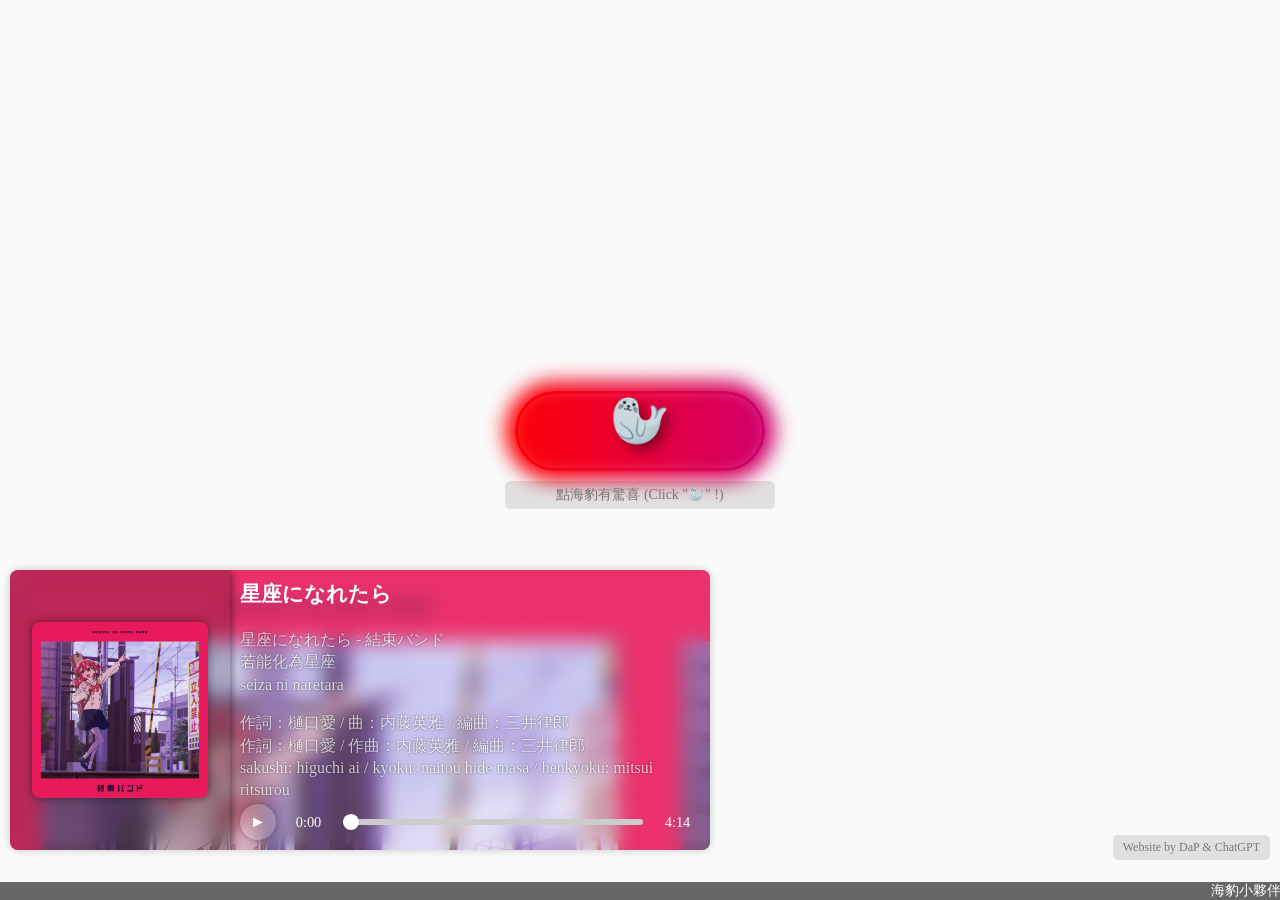
<file: docs/index.html>
<!DOCTYPE html>
<html lang="zh-Hant">
<head>
  <meta charset="UTF-8" />
  <title>海豹需要爆爆</title>

  <!-- favicon: 海豹Emoji -->
  <link rel="icon" href="data:image/svg+xml,%3Csvg xmlns='http://www.w3.org/2000/svg' width='64' height='64'%3E%3Ctext x='50%25' y='50%25' font-size='48' text-anchor='middle' dominant-baseline='central'%3E%F0%9F%A6%AD%3C/text%3E%3C/svg%3E">
  
  <!-- 引入外部 CSS -->
  <link rel="stylesheet" href="style.css">
  <!-- Animate.css CDN -->
  <link rel="stylesheet" href="https://cdnjs.cloudflare.com/ajax/libs/animate.css/4.1.1/animate.min.css"/>
</head>
<body>

  <div class="wrapper">
    <!-- 彩虹按鈕 (pointer-events: none => 不會擋住海豹點擊) -->
    <button class="rainbow-button" id="rainbowBtn"></button>
    
    <!-- 海豹外層 -->
    <div class="seal-outer" id="sealOuter">
      <div class="seal-shake" id="sealShake">
        <!-- 預設不加 bounceIn，載入後由 JS 動態添加 -->
        <div class="seal-inner" id="sealInner">🦭</div>
      </div>
    </div>

    <!-- 提示文字（由 JS 幫它加載入動畫），固定寬度以免換字時大小跳動 -->
    <div class="hint-text no-select" id="hintText">
      點海豹有驚喜 (Click "🦭" !)
    </div>
  </div>

  <!-- 放屁聲音檔 -->
  <audio id="fartSound" src="fart.mp3"></audio>

  <!-- 音樂播放器會被 JS 動態插入到這個容器裡 -->
  <div id="musicPlayerContainer"></div>

  <!-- 引入外部 JS (內含海豹功能+音樂播放器+LRC同步) -->
  <script src="script.js"></script>
</body>
</html>
</file>
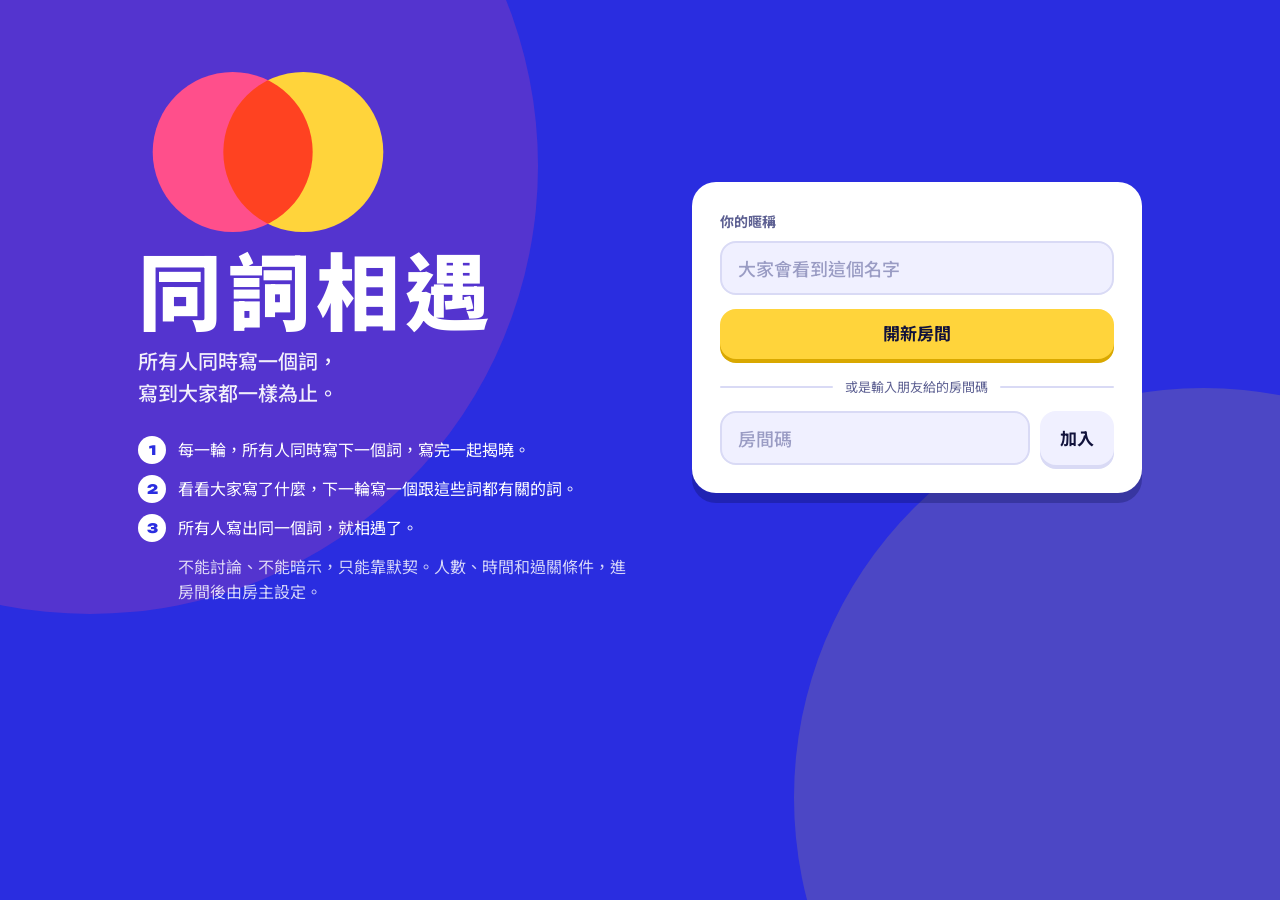
<file: docs/tongci/index.html>
<!DOCTYPE html>
<html lang="zh-Hant">
<head>
<meta charset="utf-8">
<meta name="viewport" content="width=device-width,initial-scale=1">
<meta name="theme-color" content="#2A2DE0">
<title>同詞相遇・連線版</title>
<link rel="preconnect" href="https://fonts.googleapis.com">
<link rel="preconnect" href="https://fonts.gstatic.com" crossorigin>
<link href="https://fonts.googleapis.com/css2?family=Noto+Sans+TC:wght@400;500;700;900&family=Unbounded:wght@700;900&display=swap" rel="stylesheet">
<style>
:root{
  --bg:#2A2DE0;--bg2:#1B1DA8;--ink:#11123B;--mut:#5D6092;--paper:#fff;--soft:#F0F0FF;--line:#D9DAF5;
  --y:#FFD43B;--yd:#D9A800;--p:#FF4F8B;--pd:#D62E69;--ok:#0A9A6C;--mix:#FF4220;
  --disp:"Unbounded","Noto Sans TC","PingFang TC","Microsoft JhengHei",sans-serif;
  --body:"Noto Sans TC","PingFang TC","Microsoft JhengHei",-apple-system,BlinkMacSystemFont,sans-serif;
}
*{box-sizing:border-box}
html{-webkit-text-size-adjust:100%}
body{margin:0;min-height:100vh;min-height:100dvh;background:var(--bg);color:var(--ink);font:400 16px/1.6 var(--body);-webkit-tap-highlight-color:transparent;overflow-x:hidden}
body::before,body::after{content:"";position:fixed;border-radius:50%;pointer-events:none;z-index:0}
body::before{width:70vmax;height:70vmax;left:-28vmax;top:-22vmax;background:var(--p);opacity:.2}
body::after{width:64vmax;height:64vmax;right:-26vmax;bottom:-24vmax;background:var(--y);opacity:.16}
h1,h2,p,ol,ul{margin:0}
button,input{font-family:inherit}
[hidden]{display:none!important}
:focus-visible{outline:3px solid var(--y);outline-offset:2px}
.card :focus-visible,.modal :focus-visible{outline-color:var(--bg)}

.wrap{position:relative;z-index:1;max-width:560px;margin:0 auto;padding:18px 16px 72px}
.card{background:var(--paper);border-radius:24px;padding:20px;box-shadow:0 10px 0 rgba(10,11,70,.28)}
.room{display:grid;gap:22px}
.room aside{display:grid;gap:22px;align-content:start;min-width:0}
.room main{min-width:0}
#hist:empty{display:none}
.card h2{font-size:19px;font-weight:900;line-height:1.3}
.mut{color:var(--mut);font-size:14px}
.center{text-align:center}

/* venn: the two circles that meet */
.venn{position:relative;isolation:isolate;--gap:22%;width:min(100%,360px);aspect-ratio:1.62;margin:0 auto}
.venn i{position:absolute;top:0;left:50%;height:100%;aspect-ratio:1;border-radius:50%;margin-left:calc(-0.5 * 100% / 1.62);transition:transform .7s cubic-bezier(.3,1.3,.5,1)}
.venn .c1{background:var(--p);transform:translateX(calc(-1 * var(--gap)))}
.venn .c2{background:var(--y);mix-blend-mode:multiply;transform:translateX(var(--gap))}
.venn b{position:absolute;inset:0;display:grid;place-items:center;z-index:2;text-align:center;color:#fff;font-family:var(--disp);font-weight:900;line-height:1.1;text-shadow:0 .06em 0 var(--ink);padding:0 4%;word-break:break-all}

/* buttons */
.btn{appearance:none;border:0;border-radius:16px;min-height:50px;padding:12px 20px;font-size:17px;font-weight:700;line-height:1.2;cursor:pointer;color:var(--ink);background:var(--soft);box-shadow:0 4px 0 var(--line);transition:transform .08s,box-shadow .08s;white-space:nowrap}
.btn:active:not(:disabled){transform:translateY(3px);box-shadow:0 1px 0 var(--line)}
.btn.primary{background:var(--y);box-shadow:0 4px 0 var(--yd)}
.btn.primary:active:not(:disabled){box-shadow:0 1px 0 var(--yd)}
.btn.pink{background:var(--p);color:#fff;box-shadow:0 4px 0 var(--pd)}
.btn.pink:active:not(:disabled){box-shadow:0 1px 0 var(--pd)}
.btn.block{display:block;width:100%;margin-top:14px}
.btn.small{min-height:36px;font-size:14px;padding:6px 14px;border-radius:12px;box-shadow:0 3px 0 var(--line)}
.btn.small.primary{box-shadow:0 3px 0 var(--yd)}
.btn:disabled{opacity:.45;cursor:default}
.linkbtn.quiet{display:block;margin:20px auto 0;padding:8px 4px;color:var(--mut);font-size:13px;font-weight:500;text-decoration-color:var(--line)}
.linkbtn.quiet.armed{color:var(--pd);font-weight:700;text-decoration-color:currentColor}
.linkbtn{appearance:none;border:0;background:none;color:var(--bg);font-size:14px;font-weight:700;text-decoration:underline;text-underline-offset:3px;cursor:pointer;padding:10px 0 0}

/* fields */
label,.lab{display:block;font-size:14px;font-weight:700;color:var(--mut);margin:0 0 8px}
input[type=text],input[type=number]{width:100%;min-height:54px;font-size:18px;font-weight:500;padding:12px 16px;border:2px solid var(--line);border-radius:16px;background:var(--soft);color:var(--ink);outline:none}
input[type=text]:focus,input[type=number]:focus{border-color:var(--bg);background:#fff}
input::placeholder{color:#9A9CC4}
.row{display:flex;gap:10px}.row>input{flex:1;min-width:0}
.err{color:var(--pd);font-size:14px;font-weight:700;margin-top:12px;white-space:pre-line}
.or{display:flex;align-items:center;gap:12px;color:var(--mut);font-size:13px;margin:18px 0 14px}
.or::before,.or::after{content:"";flex:1;height:2px;background:var(--line);border-radius:1px}

/* home */
.home{display:grid;gap:22px;grid-template-areas:"hero" "panel" "how";padding-top:28px}
.hero{grid-area:hero;text-align:center;color:#fff}
.hero .venn{width:min(64%,240px)}
.hero h1{font-size:clamp(46px,14vw,64px);font-weight:900;letter-spacing:.06em;line-height:1.1;margin-top:10px}
.hero .tag{font-size:17px;font-weight:500;opacity:.92;margin-top:10px;line-height:1.6}
.panel{grid-area:panel}
.how{grid-area:how;color:#fff;list-style:none;padding:0;counter-reset:s;display:grid;gap:12px;font-size:15px}
.how li{counter-increment:s;display:flex;gap:12px;align-items:flex-start;line-height:1.55}
.how li::before{content:counter(s);flex:none;width:28px;height:28px;border-radius:50%;background:#fff;color:var(--bg);font-family:var(--disp);font-weight:900;font-size:13px;display:grid;place-items:center;margin-top:-1px}
.how .note{opacity:.8;padding-left:40px}
.how .note::before{display:none}

/* room top bar */
.top{display:flex;align-items:center;gap:10px;color:#fff;margin-bottom:16px;flex-wrap:wrap}
.top .code{line-height:1.1}
.top .code span{display:block;font-size:12px;font-weight:500;opacity:.8;margin-bottom:3px}
.top .code b{font-family:var(--disp);font-weight:900;font-size:26px;letter-spacing:.08em}
.top .sp{flex:1}
.pill{appearance:none;border:0;border-radius:999px;background:rgba(255,255,255,.16);color:#fff;font-size:14px;font-weight:700;padding:9px 14px;cursor:pointer;white-space:nowrap}
.pill:active{background:rgba(255,255,255,.28)}
.conn{font-size:13px;font-weight:500;opacity:.9;white-space:nowrap}
.dot{width:9px;height:9px;border-radius:50%;background:rgba(255,255,255,.4);display:inline-block;margin-right:6px}
.dot.on{background:#2EE6A6}

/* settings */
.set{margin-top:18px}
.stepper{display:flex;align-items:center;gap:12px}
.stepper b{font-family:var(--disp);font-size:28px;font-weight:900;min-width:64px;text-align:center}
.stepper .btn{width:50px;padding:0;font-size:22px}
.rng{width:100%;margin:12px 0 0;accent-color:var(--bg);height:28px}
.seg{display:flex;gap:8px;flex-wrap:wrap}
.seg button{appearance:none;flex:1;min-width:62px;min-height:46px;border:2px solid var(--line);background:#fff;border-radius:14px;padding:8px 6px;font-size:15px;font-weight:700;cursor:pointer;color:var(--ink)}
.seg button.on{border-color:var(--bg);background:var(--bg);color:#fff}
.custom{display:flex;align-items:center;gap:10px;margin-top:10px}
.custom input{width:120px;min-height:48px;text-align:center;font-family:var(--disp);font-weight:700}
.sum{display:flex;flex-wrap:wrap;gap:8px;margin-top:14px}
.sum span{background:var(--soft);border-radius:999px;padding:5px 12px;font-size:14px;font-weight:700}
.bigcode{font-family:var(--disp);font-weight:900;font-size:clamp(40px,13vw,56px);letter-spacing:.1em;line-height:1.1;color:var(--bg);margin:4px 0 12px}
.notice{background:var(--soft);border-radius:14px;padding:12px 14px;font-size:14px;font-weight:500;margin-top:14px}

/* round */
.rhead{display:flex;align-items:center;justify-content:space-between;gap:12px}
.rhead h2{font-size:26px}
.timer{font-family:var(--disp);font-weight:900;font-size:26px;font-variant-numeric:tabular-nums;white-space:nowrap}
.timer small{font-family:var(--body);font-size:13px;font-weight:700;color:var(--mut);margin-left:3px}
.timer.low{color:var(--pd)}
.bar{height:8px;border-radius:4px;background:var(--soft);overflow:hidden;margin-top:12px}
.bar i{display:block;height:100%;background:var(--bg);width:0;border-radius:4px;transition:width .25s linear}
.bar.low i{background:var(--p)}
.prompt{color:var(--mut);font-size:14px;font-weight:500;margin:16px 0 8px}
.chips{display:flex;flex-wrap:wrap;gap:6px}
.chip{background:var(--soft);border-radius:999px;padding:4px 12px;font-size:15px;font-weight:700}
.chip small{color:var(--mut);font-size:12px;font-weight:500;margin-right:5px}
.chip.m{color:#fff}.chip.m small{color:rgba(255,255,255,.85)}
.entry{margin-top:18px}
.entry input{font-size:22px;font-weight:700;min-height:60px}
.entry .btn{min-height:60px}
.sent{display:flex;align-items:center;justify-content:space-between;gap:12px;background:#E3FBF2;border-radius:16px;padding:14px 16px;margin-top:18px}
.sent b{font-size:24px;font-weight:900;word-break:break-all;line-height:1.2}
.sent .mut{color:var(--ok);font-weight:700}
.prog{display:flex;align-items:center;gap:10px;margin-top:16px;font-size:14px;font-weight:700;color:var(--mut)}
.prog .bar{flex:1;margin:0}.prog .bar i{background:#2EE6A6}

/* results */
.grid{display:grid;grid-template-columns:repeat(auto-fill,minmax(132px,1fr));gap:10px;margin-top:16px}
.glist{display:flex;flex-direction:column;gap:10px;margin-top:16px}
.wc{border-radius:18px;padding:12px 14px;background:var(--soft);animation:pop .4s cubic-bezier(.3,1.4,.5,1) both}
.wc .who{font-size:12px;font-weight:700;color:var(--mut);line-height:1.45}
.wc .w{font-size:24px;font-weight:900;word-break:break-all;line-height:1.25}
.wc.m{color:#fff}.wc.m .who{color:rgba(255,255,255,.88)}
.wc .w.none{font-size:15px;color:var(--mut);font-weight:700}
.wc.mine{outline:3px solid var(--ink);outline-offset:-3px}
.cnt{font-family:var(--disp);font-size:15px;font-weight:700;opacity:.8}
@keyframes pop{from{transform:scale(.8);opacity:0}to{transform:none;opacity:1}}
.winhero{text-align:center}
.winhero .venn{--gap:20%;width:min(92%,380px)}
.winhero .line{font-size:16px;font-weight:700;margin-top:12px}
.acts{display:grid;gap:12px;margin-top:20px}
.acts .btn{margin:0;width:100%}

/* players */
.players{list-style:none;padding:0;margin-top:10px}
.players li{display:flex;align-items:center;gap:10px;padding:9px 0;border-bottom:2px solid var(--soft)}
.players li:last-child{border-bottom:0}
.av{width:32px;height:32px;border-radius:50%;display:grid;place-items:center;color:#fff;font-weight:900;font-size:14px;flex:none}
.players .nm{flex:1;min-width:0;overflow:hidden;text-overflow:ellipsis;white-space:nowrap;font-weight:700}
.tag2{font-size:12px;font-weight:700;border-radius:8px;padding:2px 7px;margin-left:6px;background:var(--soft);color:var(--mut)}
.tag2.h{background:var(--y);color:var(--ink)}
.st{font-size:13px;font-weight:700;color:var(--mut);white-space:nowrap}
.st.ok{color:var(--ok)}
.players.compact{display:flex;flex-wrap:wrap;gap:6px}
.players.compact li{border:2px solid var(--soft);border-radius:999px;padding:3px 11px 3px 3px;gap:6px;font-size:14px;font-weight:700}
.players.compact li:last-child{border-bottom:2px solid var(--soft)}
.players.compact li.done{border-color:#2EE6A6;color:var(--ok)}
.players.compact li.spec{opacity:.55}
.players.compact li.pend{border-color:var(--bg);color:var(--bg)}
.players.compact li.pick{cursor:pointer;opacity:1;border-style:dashed;border-color:var(--line)}
.players.compact .av{width:24px;height:24px;font-size:11px}
.hist .h{padding:10px 0;border-bottom:2px solid var(--soft)}
.hist .h:last-child{border-bottom:0;padding-bottom:0}
.hist .rn{font-size:13px;color:var(--mut);font-weight:700;margin-bottom:6px}

/* full-screen moments: countdown and the meet */
.fx{position:fixed;inset:0;z-index:50;display:flex;flex-direction:column;align-items:center;justify-content:center;gap:4vh;background:var(--bg2);transition:opacity .28s;padding:24px}
.fx.out{opacity:0;pointer-events:none}
.fx{overflow:hidden}
.fx .venn{width:min(72vw,56vh,520px)}
.fx p{color:#fff;font-size:clamp(18px,5vw,26px);font-weight:900;letter-spacing:.2em;min-height:1.6em;text-align:center}
.fx.cd .venn b{font-size:min(30vw,24vh,210px)}
.fx.cd.n3 .venn{--gap:56%}
.fx.cd.n2 .venn{--gap:37%}
.fx.cd.n1 .venn{--gap:18%}
.fx.cd.go .venn{--gap:0%}
.fx.cd.go .venn b{font-size:min(17vw,13vh,110px)}
.fx .venn b.pop{animation:num .5s cubic-bezier(.3,1.5,.5,1) both}
@keyframes num{from{transform:scale(.4);opacity:0}to{transform:none;opacity:1}}
.fx.win{cursor:pointer}
.fx.win .venn{--gap:0%}
.fx.win .venn i{transition-duration:.75s;transition-timing-function:cubic-bezier(.5,0,.3,1.25)}
.fx.win.pre .venn{--gap:150%}
.fx.win .venn b{opacity:0;transform:scale(.3);font-size:min(22vw,calc(72vw / var(--n,2)),15vh,150px)}
.fx.win p{opacity:0}
.fx.win.hit{animation:flash .5s ease-out}
.fx.win.hit .venn{animation:thump .5s cubic-bezier(.3,1.6,.5,1)}
.fx.win.hit .venn b{opacity:1;transform:none;transition:transform .45s cubic-bezier(.3,1.6,.5,1),opacity .2s}
.fx.win.hit p{opacity:1;transition:opacity .3s .2s}
@keyframes flash{0%{background:#fff}100%{background:var(--bg2)}}
@keyframes thump{0%{transform:scale(1)}40%{transform:scale(1.14)}100%{transform:scale(1)}}
#confetti{position:fixed;inset:0;width:100%;height:100%;z-index:60;pointer-events:none}
#bdf{position:absolute;inset:0;overflow:hidden;pointer-events:none;z-index:0;opacity:.85;transition:opacity .5s}
#bdf.out,#bdbig.out{opacity:0}
.fx .venn,.fx p{z-index:1}
.fx p{position:relative}
#bdbig{position:absolute;left:50%;top:max(5vh,calc(50% - min(72vw,56vh,520px) / 3.24 - 1.75 * min(15vw,13vh,130px) - 24px));transform:translateX(-50%);z-index:2;white-space:nowrap;font-weight:900;font-size:min(14vw,12vh,128px);line-height:1.1;color:#fff;text-shadow:0 .07em 0 var(--pd),0 .14em 0 var(--ink);animation:bigpulse .9s cubic-bezier(.3,1.6,.5,1) infinite alternate;pointer-events:none;transition:opacity .5s}
#bdbig small{display:block;text-align:center;font-size:.3em;color:var(--y);text-shadow:0 .1em 0 var(--ink);margin-top:.15em;letter-spacing:.05em}
#bdf .w{position:absolute;left:0;top:0;white-space:nowrap;font-weight:900;line-height:1;will-change:transform,opacity;text-shadow:0 .08em 0 rgba(17,18,59,.55);animation:rise var(--d,4s) cubic-bezier(.25,.6,.4,1) forwards}
#bdf .w.pop{animation:popin var(--d,1.6s) cubic-bezier(.3,1.6,.5,1) forwards}
@keyframes bigpulse{from{transform:translateX(-50%) scale(.94) rotate(-2deg)}to{transform:translateX(-50%) scale(1.06) rotate(2deg)}}
@keyframes rise{0%{transform:translate(var(--x),110vh) rotate(var(--r0));opacity:0}8%{opacity:1}100%{transform:translate(calc(var(--x) + var(--sx)),-20vh) rotate(var(--r1));opacity:1}}
@keyframes popin{0%{transform:translate(var(--x),var(--y)) scale(0) rotate(var(--r0));opacity:0}25%{transform:translate(var(--x),var(--y)) scale(1.15) rotate(var(--r1));opacity:1}75%{opacity:1}100%{transform:translate(var(--x),var(--y)) scale(.9) rotate(var(--r1));opacity:0}}
.bdayline{display:inline-block;margin-top:10px;background:var(--p);color:#fff;font-weight:900;font-size:20px;padding:6px 18px;border-radius:999px;box-shadow:0 4px 0 var(--pd);animation:pop .5s cubic-bezier(.3,1.6,.5,1) both}

/* keepsake image */
.modal{position:fixed;inset:0;z-index:70;background:rgba(17,18,59,.72);display:flex;align-items:center;justify-content:center;padding:16px}
.modal .box{background:#fff;border-radius:24px;padding:16px;width:min(100%,420px);max-height:100%;overflow:auto}
.modal img{display:block;width:100%;border-radius:14px;background:var(--bg)}
.toast{position:fixed;left:50%;bottom:26px;transform:translateX(-50%);z-index:80;background:var(--ink);color:#fff;padding:10px 18px;border-radius:999px;font-size:14px;font-weight:700;opacity:0;transition:opacity .2s;pointer-events:none;max-width:90vw;text-align:center}
.toast.on{opacity:1}

@media (min-width:900px){
  .wrap{max-width:1060px;padding:28px 28px 80px}
  .home{grid-template-columns:1.05fr .95fr;grid-template-areas:"hero panel" "how panel";column-gap:56px;align-items:start;padding-top:8vh}
  .hero{text-align:left}
  .hero .venn{margin:0;width:260px}
  .hero h1{font-size:84px}
  .hero .tag{font-size:20px}
  .how{font-size:16px;margin-top:6px}
  .panel{align-self:center}
  .panel .card{padding:28px}
  .room{grid-template-columns:minmax(0,1fr) 340px;gap:24px;align-items:start}
  .room aside{position:sticky;top:20px;max-height:calc(100vh - 40px);overflow:auto;padding-bottom:12px}
  #stage .card{padding:28px}
  .rhead h2{font-size:32px}
  .entry input{font-size:26px;min-height:68px}
  .entry .btn{min-height:68px;padding:12px 30px}
  .wc .w{font-size:28px}
  .grid{grid-template-columns:repeat(auto-fill,minmax(160px,1fr))}
  .acts{grid-template-columns:repeat(auto-fit,minmax(170px,1fr))}
  .top .code b{font-size:32px}
}
@media (prefers-reduced-motion:reduce){
  *,*::before,*::after{animation-duration:.01ms!important;transition-duration:.01ms!important}
}
</style>
</head>
<body>
<div id="app" class="wrap"></div>
<div id="fx" class="fx" hidden><div id="bdf" hidden></div><div id="bdbig" hidden></div><div class="venn"><i class="c1"></i><i class="c2"></i><b id="fxt"></b></div><p id="fxs"></p></div>
<canvas id="confetti"></canvas>
<div id="modal" class="modal" hidden></div>
<div id="toast" class="toast" role="status"></div>
<script>
"use strict";
/* ---------- utils ---------- */
const ALPHA = 'abcdefghjkmnpqrstuvwxyz23456789';
const rid = n => Array.from(crypto.getRandomValues(new Uint8Array(n)), b => ALPHA[b % ALPHA.length]).join('');
const sleep = ms => new Promise(r => setTimeout(r, ms));
const esc = s => String(s == null ? '' : s).replace(/[&<>"']/g, c => ({'&':'&amp;','<':'&lt;','>':'&gt;','"':'&quot;',"'":'&#39;'}[c]));
const norm = s => String(s || '').normalize('NFKC').toLowerCase().replace(/[\s\p{P}\p{S}]/gu, '');
const bytes = o => new TextEncoder().encode(JSON.stringify(o)).length;
function store(kind, k, v) { try { const st = kind === 's' ? sessionStorage : localStorage; if (v === undefined) return st.getItem(k); st.setItem(k, v); } catch (e) { return null; } }
const COLORS = ['#FF4F8B', '#3A3DF0', '#00A77A', '#F08A00', '#8A4DFF', '#0098C4', '#D63A3A', '#5B8C00', '#B0429E', '#7A5C00'];
const colorOf = id => { let h = 0; for (const c of String(id)) h = (h * 31 + c.charCodeAt(0)) >>> 0; return COLORS[h % COLORS.length]; };
let toastT;
function toast(msg) { const t = document.getElementById('toast'); t.textContent = msg; t.classList.add('on'); clearTimeout(toastT); toastT = setTimeout(() => t.classList.remove('on'), 1800); }

/* ---------- state ---------- */
const S = {
  id: store('s', 'tc_id') || (() => { const i = rid(6); store('s', 'tc_id', i); return i; })(),
  name: store('l', 'tc_name') || '',
  view: 'home', code: null, tr: null, mode: null, conn: false,
  peers: [], j: null, isHost: false, hg: null, g: null,
  word: '', draft: '', subKey: null, wOut: null,
  hist: {}, seenAt: {}, ht: {}, err: '', stageKey: '', histKey: '',
  cap: 8, secs: 60, wr: 'all', connecting: false, created: false, customSecs: false, cfm: 0
};
const MAXCAP = (window.claude && typeof window.claude.use === 'function') ? 10 : 100;
const CD_MS = 3000; // 3-2-1 before the first round
const RES_MS = 10000; // how long the round result stays up before the next round
const BIG = 12; // above this many players, show words grouped instead of one card per person
const byJ = (a, b) => (a.j - b.j) || (a.id < b.id ? -1 : a.id > b.id ? 1 : 0);
const active = () => S.peers.filter(p => p.j).sort(byJ);

/* ---------- transports (all expose: set(obj), leave()) ---------- */
async function roomTransport(api, code) {
  let r = null;
  try { r = await api.join('tongci-' + code); } catch (e) { r = null; }
  const t = r || api, lobby = !r;
  const subs = [];
  subs.push(t.onPeers(ch => {
    onPeers(ch.peers.filter(p => p.presence && p.presence.id && (!lobby || p.presence.k === code))
      .map(p => Object.assign({}, p.presence, { me: p.sameTab })));
  }, e => fatal(e && e.code)));
  if (t.onConnection) subs.push(t.onConnection(c => { S.conn = c; renderTop(); }, () => {}));
  return {
    set(o) { return t.presence(o).catch(() => {}); },
    leave() {
      subs.forEach(u => { try { u(); } catch (e) {} });
      if (r) r.leave().catch(() => {});
      else api.presence({ id: null, n: null, j: null, k: null, d: null, w: null, g: null }).catch(() => {});
    }
  };
}

function loadScript(src) {
  return new Promise((res, rej) => { const s = document.createElement('script'); s.src = src; s.onload = res; s.onerror = () => rej(new Error('load')); document.head.appendChild(s); });
}

async function mqttTransport(code) {
  if (!window.mqtt) await loadScript('https://unpkg.com/mqtt@5.10.1/dist/mqtt.min.js');
  // v2: small per-player presence on p/<id>; host game state on its own retained topic g, sent only when it changes
  const base = 'tongci-v3/' + code + '/p/', gTopic = 'tongci-v3/' + code + '/g', mine = base + S.id;
  const c = window.mqtt.connect('wss://broker.emqx.io:8084/mqtt', {
    clientId: 'tc_' + S.id + '_' + rid(4), clean: true, keepalive: 30, reconnectPeriod: 2000, connectTimeout: 8000,
    will: { topic: mine, payload: '', retain: true, qos: 0 }
  });
  const map = new Map(); let me = null, gMsg = null, lastG = '', closed = false, pt = null, gt = null;
  const emit = () => onPeers([...map.values()].map(v => {
    const o = Object.assign({}, v.p, { me: v.p.id === S.id });
    if (gMsg && gMsg.from === o.id) o.g = gMsg.g;
    return o;
  }));
  const pubP = () => { if (c.connected && me) c.publish(mine, JSON.stringify(me), { retain: true, qos: 0 }); };
  const pubG = () => { if (c.connected && lastG) c.publish(gTopic, lastG, { retain: true, qos: 0 }); };
  c.on('message', (topic, buf) => {
    const s = buf.toString();
    if (topic === gTopic) {
      if (!s) return;
      try { const m = JSON.parse(s); if (m && m.from && m.g && m.from !== S.id) { gMsg = m; emit(); } } catch (e) {}
      return;
    }
    const id = topic.slice(base.length); if (id === S.id) return;
    if (!s) { if (map.delete(id)) emit(); return; }
    try { const p = JSON.parse(s); if (p && p.id === id) { map.set(id, { p, seen: Date.now() }); emit(); } } catch (e) {}
  });
  c.on('close', () => { S.conn = false; renderTop(); });
  c.on('offline', () => { S.conn = false; renderTop(); });
  await new Promise((res, rej) => {
    const to = setTimeout(() => rej(new Error('timeout')), 10000);
    c.on('connect', () => { S.conn = true; renderTop(); c.subscribe([base + '+', gTopic], { qos: 0 }, () => { clearTimeout(to); pubP(); pubG(); res(); }); });
  });
  const hb = setInterval(() => {
    pubP(); const now = Date.now(); let ch = false;
    for (const [id, v] of map) if (id !== S.id && now - v.seen > 32000) { map.delete(id); ch = true; }
    if (ch) emit();
  }, 10000);
  const bye = () => { if (closed) return; closed = true; clearInterval(hb); try { c.publish(mine, '', { retain: true }); } catch (e) {} setTimeout(() => { try { c.end(true); } catch (e) {} }, 300); };
  window.addEventListener('pagehide', bye);
  return {
    set(o) {
      const g = o.g; const p = Object.assign({}, o); delete p.g; p.hb = Date.now();
      if (!me || JSON.stringify(Object.assign({}, me, { hb: 0 })) !== JSON.stringify(Object.assign({}, p, { hb: 0 }))) { clearTimeout(pt); pt = setTimeout(pubP, 40); }
      me = p; map.set(S.id, { p, seen: Date.now() });
      if (g) {
        const str = JSON.stringify({ from: S.id, g });
        if (str !== lastG) { lastG = str; gMsg = { from: S.id, g }; clearTimeout(gt); gt = setTimeout(pubG, 200); }
      } else lastG = '';
      emit();
    },
    leave: bye
  };
}

// local test mode (?local): an in-browser stand-in for the MQTT broker over BroadcastChannel, so several tabs can play offline
function fakeMqtt() {
  const match = (f, t) => { const a = f.split('/'), b = t.split('/'); return a.length === b.length && a.every((x, i) => x === '+' || x === b[i]); };
  return { connect() {
    const ch = new BroadcastChannel('tongci-fake-broker'), hs = {}, subs = [], own = new Map(); // each tab re-serves only its own retained topics
    const fire = (ev, ...a) => (hs[ev] || []).forEach(f => f(...a));
    const deliver = m => { if (subs.some(f => match(f, m.topic))) fire('message', m.topic, m.payload); };
    ch.onmessage = e => { const m = e.data; if (m.t === 'pub') deliver(m); else if (m.t === 'getret') own.forEach((v, k) => ch.postMessage({ t: 'pub', topic: k, payload: v, retain: true })); };
    const cli = { connected: false,
      on(ev, f) { (hs[ev] = hs[ev] || []).push(f); return cli; },
      subscribe(t, o, cb) { subs.push(...[].concat(t)); ch.postMessage({ t: 'getret' }); if (cb) cb(); },
      publish(topic, payload, o) { const m = { t: 'pub', topic, payload: String(payload), retain: !!(o && o.retain) }; if (m.retain) { if (m.payload) own.set(topic, m.payload); else own.delete(topic); } ch.postMessage(m); deliver(m); },
      end() { ch.close(); } };
    setTimeout(() => { cli.connected = true; fire('connect'); }, 30);
    return cli;
  } };
}

/* ---------- presence push (coalesced) ---------- */
let pushT = null;
function pushMe() {
  clearTimeout(pushT);
  pushT = setTimeout(() => {
    if (!S.tr) return;
    S.tr.set({ id: S.id, n: S.name, j: S.j || null, k: S.code, d: S.subKey || null, w: S.wOut || null, g: S.isHost ? S.hg : null });
  }, 30);
}

/* ---------- game state (host-authoritative, lives in host presence) ---------- */
function newG(cap, secs, wr) { return { v: 3, cap, secs, wr: wr || 'all', ph: 'lobby', seats: [], pend: [], nm: {}, gid: 0, r: 0, k: '', hist: [] }; }

function fitG(g) {
  if (g.hist.length > 2) g.hist = g.hist.slice(-2); // players keep the full history locally; the wire only carries the last rounds
  const keep = new Set(g.seats.concat(g.pend || [])); g.hist.forEach(h => Object.keys(h.w).forEach(id => keep.add(id)));
  Object.keys(g.nm).forEach(id => { if (!keep.has(id)) delete g.nm[id]; });
  while (S.mode === 'room' && bytes(g) > 3100 && g.hist.length > 1) {
    g.hist.shift();
    const k2 = new Set(g.seats); g.hist.forEach(h => Object.keys(h.w).forEach(id => k2.add(id)));
    Object.keys(g.nm).forEach(id => { if (!k2.has(id)) delete g.nm[id]; });
  }
}

function hostTick() {
  const g = S.hg; if (!g || !S.isHost) return;
  const act = active(), ids = act.map(p => p.id), by = Object.fromEntries(act.map(p => [p.id, p]));
  const now = Date.now(), t = S.ht; let ch = false;
  if (g.ph === 'lobby') {
    const seats = ids.slice(0, g.cap);
    if (seats.join() !== g.seats.join()) { g.seats = seats; ch = true; }
  } else {
    const seats = g.seats.filter(id => by[id]);
    if (seats.length !== g.seats.length) { g.seats = seats; ch = true; }
    if (g.seats.length < 2) { g.ph = 'lobby'; g.seats = ids.slice(0, g.cap); ch = true; }
  }
  g.pend = g.pend || [];
  const pend = g.pend.filter(id => by[id] && !g.seats.includes(id));
  if (pend.length !== g.pend.length) { g.pend = pend; ch = true; }
  for (const id of g.seats.concat(g.pend)) { const n = by[id] && by[id].n; if (n && g.nm[id] !== n) { g.nm[id] = n; ch = true; } }
  if (g.ph === 'cd') {
    if (t.k !== 'cd' + g.k) { t.k = 'cd' + g.k; t.cd = now; }
    if (now - t.cd >= CD_MS) { g.ph = 'in'; S.ht = {}; ch = true; }
  } else if (g.ph === 'in') {
    if (t.k !== g.k) { t.k = g.k; t.dl = g.secs ? now + g.secs * 1000 + 900 : 0; }
    const all = g.seats.every(id => by[id] && by[id].d === g.k);
    if (all || (t.dl && now > t.dl)) { g.ph = 'rv'; t.rv = now; ch = true; }
  } else if (g.ph === 'rv') {
    if (t.k !== g.k || !t.rv) { t.k = g.k; t.rv = now; }
    const subs = g.seats.filter(id => by[id] && by[id].d === g.k);
    const allW = subs.every(id => by[id].w && by[id].w.k === g.k);
    const waitDrafts = now - t.rv > 1500; // give auto-submitted drafts a moment
    if ((allW && waitDrafts) || now - t.rv > (g.seats.length > 30 ? 6000 : 4000)) {
      const w = {};
      for (const id of g.seats) { const p = by[id]; w[id] = (p && p.w && p.w.k === g.k) ? String(p.w.t || '').slice(0, 16) : ''; }
      const cnt = {}; g.seats.forEach(id => { const v = norm(w[id]); if (v) cnt[v] = (cnt[v] || 0) + 1; });
      const top = Math.max(0, ...Object.values(cnt)), n = g.seats.length;
      const win = n >= 2 && (g.wr === 'maj' ? top * 2 > n : top === n);
      g.hist.push({ g: g.gid, r: g.r, w, win: win ? 1 : 0 });
      g.ph = win ? 'win' : 'res'; t.res = now; ch = true;
    }
  } else if (g.ph === 'res') {
    if (!t.res || t.k !== g.k) { t.k = g.k; t.res = now; }
    if (now - t.res > RES_MS) { nextRound(); return; }
  }
  if (ch) { fitG(g); pushMe(); render(); }
}
function nextRound() {
  const g = S.hg; if (!g) return;
  const here = new Set(active().map(p => p.id));
  const add = (g.pend || []).filter(id => here.has(id) && !g.seats.includes(id));
  if (add.length) { g.seats = g.seats.concat(add); g.cap = Math.min(MAXCAP, Math.max(g.cap, g.seats.length)); }
  g.pend = [];
  g.r++; g.k = g.gid + '.' + g.r; g.ph = 'in'; S.ht = {}; fitG(g); pushMe(); render(); }
function startGame() {
  const g = S.hg; if (!g) return;
  const ids = active().map(p => p.id);
  g.seats = ids.slice(0, g.cap);
  const extra = (g.pend || []).filter(id => ids.includes(id) && !g.seats.includes(id));
  if (extra.length) { g.seats = g.seats.concat(extra); g.cap = Math.min(MAXCAP, Math.max(g.cap, g.seats.length)); }
  if (g.seats.length < 2) { toast('至少要 2 人才能開始'); return; }
  g.gid = (g.gid || 0) + 1; g.r = 1; g.k = g.gid + '.1'; g.hist = []; g.pend = []; g.ph = 'cd'; S.ht = {};
  fitG(g); pushMe(); render();
}
function toLobby() { const g = S.hg; if (!g) return; g.ph = 'lobby'; g.hist = []; g.pend = []; S.ht = {}; fitG(g); pushMe(); render(); }

/* ---------- sync on every peers change ---------- */
let syncT = null;
function onPeers(list) { S.peers = list; if (syncT) return; syncT = setTimeout(() => { syncT = null; sync(); render(); }, 60); }
function sync() {
  if (!S.tr) return;
  const act = active(), host = act[0];
  if (host) {
    if (host.id === S.id) {
      if (!S.isHost) { S.isHost = true; S.hg = S.g ? JSON.parse(JSON.stringify(S.g)) : newG(S.cap, S.secs, S.wr); S.ht = {}; pushMe(); }
    } else if (S.isHost && host.j < S.j) { S.isHost = false; pushMe(); }
  }
  const hp = act.find(p => p.g && p.id === (host && host.id)) || act.find(p => p.g);
  if (S.isHost) S.g = S.hg; else if (hp && hp.g) S.g = hp.g;
  const g = S.g; if (!g) return;
  for (const h of g.hist || []) {
    const key = h.g + '.' + h.r;
    const old = S.hist[key];
    if (old && (old.win !== h.win || old.hd !== h.hd)) { S.hist[key] = Object.assign({}, old, { win: h.win, hd: h.hd }); }
    if (!S.hist[key]) { const nm = {}; Object.keys(h.w).forEach(id => nm[id] = (g.nm && g.nm[id]) || nameOf(id)); S.hist[key] = Object.assign({}, h, { nm }); }
  }
  if (g.ph === 'cd' && !S.seenAt['cd' + g.k]) S.seenAt['cd' + g.k] = Date.now();
  if (g.ph === 'in' && !S.seenAt[g.k]) S.seenAt[g.k] = Date.now();
  if (g.ph === 'rv' || g.ph === 'res' || g.ph === 'win') {
    const seated = (g.seats || []).includes(S.id);
    if (seated && S.subKey !== g.k && g.ph === 'rv' && S.draft.trim() && S.draftKey === g.k) { S.word = S.draft.trim().slice(0, 16); S.subKey = g.k; }
    if (S.subKey === g.k && (!S.wOut || S.wOut.k !== g.k)) { S.wOut = { k: g.k, t: S.word }; pushMe(); }
  }
  if (S.isHost) hostTick();
}
function nameOf(id) { const p = S.peers.find(x => x.id === id); return (p && p.n) || (S.g && S.g.nm && S.g.nm[id]) || '？'; }

function fatal(code) {
  if (code === 'not_granted' || code === 'revoked') {
    S.err = '這個頁面沒有連線權限。\n要一起玩的人需要用 claude.ai 帳號開啟、並且被分享這個頁面。';
    leave(true);
  }
}

/* ---------- actions ---------- */
async function enter(code, create) {
  const nameEl = document.getElementById('name');
  const name = (nameEl ? nameEl.value : S.name).trim().slice(0, 12);
  if (!name) { S.err = '先輸入暱稱'; render(); return; }
  if (!/^[a-z0-9]{4,6}$/.test(code)) { S.err = '房間碼格式不對（4–6 個英數字）'; render(); return; }
  S.name = name; store('l', 'tc_name', name);
  S.err = ''; S.connecting = true; render();
  let tr;
  try {
    if (/[?&]local\b/.test(location.search)) { window.mqtt = window.mqtt || fakeMqtt(); S.code = code; tr = await mqttTransport(code); S.mode = 'mqtt'; }
    else if (window.claude && typeof window.claude.use === 'function') {
      const api = await Promise.race([window.claude.use('room'), sleep(10000).then(() => null)]);
      if (!api) throw new Error('room');
      S.code = code; tr = await roomTransport(api, code); S.mode = 'room';
    } else { S.code = code; tr = await mqttTransport(code); S.mode = 'mqtt'; }
  } catch (e) {
    S.connecting = false; S.code = null;
    S.err = S.mode === 'room' || (window.claude && window.claude.use) ? '連不上即時連線。\n一起玩的人要用 claude.ai 帳號開啟、且被分享這個頁面。' : '連線失敗，請檢查網路後再試一次。';
    render(); return;
  }
  Object.assign(S, { code, tr, view: 'room', connecting: false, peers: [], g: null, hg: null, isHost: false, hist: {}, seenAt: {}, ht: {}, subKey: null, wOut: null, word: '', draft: '', stageKey: '', histKey: '', created: create });
  try { history.replaceState(null, '', '#r-' + code); } catch (e) {}
  if (create) { S.j = Date.now(); S.isHost = true; S.hg = newG(S.cap, S.secs, S.wr); S.g = S.hg; pushMe(); }
  else { S.j = null; pushMe(); setTimeout(assignJ, 1600); }
  render();
}
function assignJ() {
  if (!S.tr || S.j) return;
  const js = S.peers.filter(p => !p.me && p.j).map(p => p.j);
  S.j = js.length ? Math.max(...js) + 1 : Date.now();
  pushMe(); sync(); render();
}
function leave(silent) {
  if (S.tr) { try { S.tr.leave(); } catch (e) {} }
  Object.assign(S, { tr: null, view: 'home', code: null, peers: [], isHost: false, hg: null, g: null, j: null, conn: false, stageKey: '', histKey: '' });
  try { history.replaceState(null, '', location.pathname + location.search); } catch (e) {}
  render();
}
function submitWord() {
  const g = S.g, el = document.getElementById('word'); if (!g || g.ph !== 'in' || !el) return;
  const v = el.value.trim().slice(0, 16);
  if (!v) { el.focus(); return; }
  if (!norm(v)) { toast('請輸入文字'); return; }
  S.word = v; S.subKey = g.k; S.wOut = null; S.draft = ''; pushMe(); render();
}
function unsubmit() { const g = S.g; if (!g || g.ph !== 'in' || S.subKey !== g.k) return; S.draft = S.word; S.draftKey = g.k; S.subKey = null; pushMe(); render(); setTimeout(() => { const el = document.getElementById('word'); if (el) el.focus(); }, 0); }
function declareWin() { // host rules that the words mean the same: this round, or (from the next round's input screen) the previous one
  const g = S.hg; if (!S.isHost || !g) return;
  if (g.ph === 'res') {
    const e = g.hist[g.hist.length - 1]; if (!e || e.g !== g.gid || e.r !== g.r) return;
    e.win = 1; e.hd = 1;
  } else if (g.ph === 'in' && g.r > 1) {
    const e = g.hist.find(h => h.g === g.gid && h.r === g.r - 1); if (!e) return;
    e.win = 1; e.hd = 1; g.r--; g.k = g.gid + '.' + g.r;
  } else return;
  g.ph = 'win'; S.ht = {};
  fitG(g); pushMe(); render();
}
function togglePend(id) {
  const g = S.hg; if (!S.isHost || !g || g.ph === 'lobby' || g.seats.includes(id)) return;
  g.pend = g.pend || [];
  if (g.pend.includes(id)) g.pend = g.pend.filter(x => x !== id);
  else {
    if (g.seats.length + g.pend.length >= MAXCAP) { toast('已達 ' + MAXCAP + ' 人上限'); return; }
    g.pend.push(id);
    if (g.ph === 'win') toast('按「再玩一次」時他會一起入座');
  }
  fitG(g); pushMe(); render();
}
function setOpt(k, v) { if (S.isHost && S.hg && S.hg.ph === 'lobby') { S.hg[k] = v; S[k] = v; fitG(S.hg); hostTick(); pushMe(); render(); } }
function copyCode() {
  const txt = S.mode === 'mqtt' ? location.origin + location.pathname + '#r-' + S.code : S.code;
  try { navigator.clipboard.writeText(txt).then(() => toast(S.mode === 'mqtt' ? '已複製邀請連結' : '已複製房間碼'), () => toast('房間碼：' + S.code)); } catch (e) { toast('房間碼：' + S.code); }
}

/* ---------- render ---------- */
const app = document.getElementById('app');
const PRESETS = [30, 60, 90];
const reduced = () => { try { return matchMedia('(prefers-reduced-motion: reduce)').matches; } catch (e) { return false; } };
function render() { if (S.view === 'home') renderHome(); else renderRoom(); updateFx(); }

function renderHome() {
  const hashCode = (location.hash.match(/^#r-([a-z0-9]{4,6})$/) || [])[1] || '';
  const prevCode = document.getElementById('code'); const codeVal = prevCode ? prevCode.value : hashCode;
  const prevName = document.getElementById('name'); const nameVal = prevName ? prevName.value : S.name;
  S.stageKey = '';
  app.className = 'wrap home';
  const joinRow = `<div class="row"><input type="text" id="code" maxlength="6" placeholder="房間碼" aria-label="房間碼" value="${esc(codeVal)}" autocapitalize="off" autocomplete="off" spellcheck="false">
      <button class="btn ${hashCode ? 'primary' : ''}" data-a="join" ${S.connecting ? 'disabled' : ''}>${S.connecting && hashCode ? '連線中…' : '加入'}</button></div>`;
  app.innerHTML = `
  <section class="hero">
    <div class="venn" aria-hidden="true"><i class="c1"></i><i class="c2"></i></div>
    <h1>同詞相遇</h1>
    <p class="tag">所有人同時寫一個詞，<br>寫到大家都一樣為止。</p>
  </section>
  <section class="panel"><div class="card">
    <label for="name">你的暱稱</label>
    <input type="text" id="name" maxlength="12" placeholder="大家會看到這個名字" value="${esc(nameVal)}" autocomplete="off">
    ${hashCode ? `
      <div class="set"><label for="code">朋友邀請你加入這個房間</label>${joinRow}</div>
      <button class="linkbtn" data-a="clearhash">不加入，改成自己開新房間</button>` : `
      <button class="btn primary block" data-a="create" ${S.connecting ? 'disabled' : ''}>${S.connecting ? '連線中…' : '開新房間'}</button>
      <div class="or">或是輸入朋友給的房間碼</div>
      ${joinRow}`}
    ${S.err ? `<p class="err">${esc(S.err)}</p>` : ''}
  </div></section>
  <ol class="how">
    <li>每一輪，所有人同時寫下一個詞，寫完一起揭曉。</li>
    <li>看看大家寫了什麼，下一輪寫一個跟這些詞都有關的詞。</li>
    <li>所有人寫出同一個詞，就相遇了。</li>
    <li class="note">不能討論、不能暗示，只能靠默契。人數、時間和過關條件，進房間後由房主設定。</li>
  </ol>`;
}

function renderTop() {
  const el = document.getElementById('top'); if (!el || S.view !== 'room') return;
  el.innerHTML = `<div class="code"><span>房間碼</span><b>${esc(S.code)}</b></div>
    <button class="pill" data-a="copy">${S.mode === 'mqtt' ? '複製邀請連結' : '複製房間碼'}</button>
    <span class="sp"></span>
    <span class="conn"><span class="dot ${S.conn ? 'on' : ''}"></span>${S.conn ? '已連線' : '連線中'}</span>
    <button class="pill" data-a="leave">離開</button>`;
}

const customOn = g => S.customSecs || (g.secs && !PRESETS.includes(g.secs));
function stageKeyOf() {
  const g = S.g;
  if (!g) return 'wait';
  const seated = g.seats.includes(S.id);
  if (g.ph === 'lobby') return ['lobby', S.isHost, g.cap, g.secs, g.wr, g.seats.length, seated, Math.max(0, active().length - g.cap), customOn(g)].join('|');
  if (g.ph === 'cd') return 'cd|' + g.k;
  if (g.ph === 'in') return ['in', g.k, S.subKey === g.k, seated, S.isHost, (g.pend || []).includes(S.id)].join('|');
  if (g.ph === 'rv') return 'rv|' + g.k;
  const e = entryFor(g.gid, g.r);
  return [g.ph, g.k, S.isHost, e ? 1 : 0, e && e.hd ? 1 : 0].join('|');
}

function renderRoom() {
  if (!document.getElementById('top')) {
    app.className = 'wrap';
    app.innerHTML = `<header class="top" id="top"></header><div class="room"><main id="stage"></main><aside><div class="card"><h2 id="ptitle">玩家</h2><ul class="players" id="players"></ul></div><div id="hist"></div></aside></div>`;
    S.stageKey = ''; S.histKey = '';
  }
  renderTop();
  const key = stageKeyOf();
  if (key !== S.stageKey) {
    const prevInput = document.getElementById('word');
    if (prevInput && S.g && S.g.ph === 'in') { S.draft = prevInput.value; S.draftKey = S.g.k; }
    S.stageKey = key; document.getElementById('stage').innerHTML = stageHTML();
    const w = document.getElementById('word');
    if (w) {
      w.value = S.draftKey === (S.g && S.g.k) ? S.draft : '';
      w.addEventListener('input', () => { S.draft = w.value; S.draftKey = S.g && S.g.k; });
      w.addEventListener('keydown', e => { if (e.key === 'Enter' && !e.isComposing) { e.preventDefault(); submitWord(); } });
      try { if (matchMedia('(hover: hover) and (pointer: fine)').matches) w.focus({ preventScroll: true }); } catch (e) {}
    }
  }
  renderStatus();
  renderPlayers();
  renderHist();
  tickUI();
}

function groups(entry) { // same-word groups, biggest first; blank answers kept apart
  const m = new Map(), empty = [];
  for (const id of Object.keys(entry.w)) { const w = entry.w[id], k = norm(w); if (!k) { empty.push(id); continue; } if (!m.has(k)) m.set(k, { k, word: w, ids: [] }); m.get(k).ids.push(id); }
  return { list: [...m.values()].sort((a, b) => b.ids.length - a.ids.length), empty };
}
const nmIn = (e, id) => id === S.id ? '你' : ((e.nm && e.nm[id]) || nameOf(id));
function nameList(e, ids, max) { const ns = ids.map(id => nmIn(e, id)); return ns.slice(0, max).join('、') + (ns.length > max ? ` 等 ${ns.length} 人` : ''); }
function groupCards(e, winKey, colors) {
  const { list, empty } = groups(e);
  return `<div class="glist">${list.map((gp, i) => {
    const c = winKey ? ((winKey === '*' || gp.k === winKey) ? COLORS[0] : '') : colors[gp.k];
    const mine = gp.ids.includes(S.id);
    return `<div class="wc gw ${c ? 'm' : ''} ${mine ? 'mine' : ''}" style="animation-delay:${Math.min(i, 15) * 45}ms;${c ? 'background:' + c : ''}"><div class="w">${esc(gp.word)} <span class="cnt">×${gp.ids.length}</span></div><div class="who">${esc(nameList(e, gp.ids, 24))}</div></div>`;
  }).join('')}${empty.length ? `<div class="wc gw"><div class="w none">沒寫 ×${empty.length}</div><div class="who">${esc(nameList(e, empty, 24))}</div></div>` : ''}</div>`;
}
function wordChips(entry, matchColors) {
  if (!entry) return '';
  if (Object.keys(entry.w).length > BIG) {
    const { list, empty } = groups(entry);
    return `<div class="chips">${list.map(gp => { const c = matchColors && matchColors[gp.k]; return `<span class="chip ${c ? 'm' : ''}" ${c ? `style="background:${c}"` : ''}>${esc(gp.word)} <small>×${gp.ids.length}</small></span>`; }).join('')}${empty.length ? `<span class="chip"><small>沒寫 ×${empty.length}</small></span>` : ''}</div>`;
  }
  return `<div class="chips">${Object.keys(entry.w).map(id => {
    const w = entry.w[id], c = matchColors && matchColors[norm(w)];
    return `<span class="chip ${c ? 'm' : ''}" ${c ? `style="background:${c}"` : ''}><small>${esc((entry.nm && entry.nm[id]) || nameOf(id))}</small>${w ? esc(w) : '<small>（沒寫）</small>'}</span>`;
  }).join('')}</div>`;
}
function groupColors(entry) {
  const cnt = {}; Object.values(entry.w).forEach(w => { const n = norm(w); if (n) cnt[n] = (cnt[n] || 0) + 1; });
  const order = Object.keys(cnt).sort((a, b) => cnt[b] - cnt[a]);
  const out = {}; let i = 0; order.forEach(n => { if (cnt[n] >= 2) out[n] = COLORS[i++ % COLORS.length]; });
  return { colors: out, max: Math.max(0, ...Object.values(cnt)), top: order[0] };
}
function entryFor(gid, r) { return S.hist[gid + '.' + r] || ((S.g && S.g.hist) || []).find(h => h.g === gid && h.r === r); }
const secsLabel = s => s ? `每輪 ${s} 秒` : '不限時';
const ruleLabel = wr => wr === 'maj' ? '過半數寫一樣就過關' : '全員寫一樣才過關';
const vlen = s => [...String(s)].reduce((n, c) => n + (c.charCodeAt(0) > 0x2e7f ? 1 : 0.58), 0);
function winWord(e) {
  const gl = groups(e).list;
  if (!e.hd) return (gl[0] || {}).word || '';
  return gl.slice(0, 3).map(x => x.word).join('／') + (gl.length > 3 ? '…' : '');
}

function settingsHTML(g) {
  const cu = customOn(g);
  return `
    <div class="set"><div class="lab">人數上限</div>
      <div class="stepper"><button class="btn" data-a="hcap-" aria-label="減少">－</button><b>${g.cap}</b><button class="btn" data-a="hcap+" aria-label="增加">＋</button><span class="mut">人，最多 ${MAXCAP}</span></div>
      <input type="range" class="rng" id="hcapr" min="2" max="${MAXCAP}" value="${g.cap}" aria-label="人數上限"></div>
    <div class="set"><div class="lab">每輪思考時間</div>
      <div class="seg">${[[0, '不限'], [30, '30 秒'], [60, '60 秒'], [90, '90 秒']].map(([v, l]) => `<button data-a="hsecs" data-v="${v}" class="${!cu && g.secs === v ? 'on' : ''}">${l}</button>`).join('')}<button data-a="hcustom" class="${cu ? 'on' : ''}">自訂</button></div>
      ${cu ? `<div class="custom"><input type="number" id="csecs" min="5" max="600" step="1" inputmode="numeric" value="${g.secs || 45}" aria-label="自訂秒數"><span class="mut">秒，可設 5 到 600</span></div>` : ''}</div>
    <div class="set"><div class="lab">過關條件</div>
      <div class="seg">${[['all', '全員寫一樣'], ['maj', '過半數寫一樣']].map(([v, l]) => `<button data-a="hwr" data-v="${v}" class="${(g.wr || 'all') === v ? 'on' : ''}">${l}</button>`).join('')}</div></div>`;
}

function stageHTML() {
  const g = S.g;
  if (!g) return `<div class="card center"><p class="mut">正在同步房間狀態…</p></div>`;
  const seated = g.seats.includes(S.id);
  if (g.ph === 'lobby') {
    const over = active().length - g.cap;
    const share = `<p class="mut">${S.mode === 'room' ? '把房間碼給朋友，他們打開同一個頁面後輸入' : '把房間碼或邀請連結傳給朋友'}</p><div class="bigcode">${esc(S.code)}</div>
      <button class="btn small" data-a="copy">${S.mode === 'mqtt' ? '複製邀請連結' : '複製房間碼'}</button>`;
    if (S.isHost) return `<div class="card"><h2>等大家到齊</h2>${share}${settingsHTML(g)}
      ${over > 0 ? `<p class="notice">有 ${over} 人超過上限、正在觀戰。調高人數上限，他們就會入座。</p>` : ''}
      <button class="btn primary block" data-a="start" ${g.seats.length < 2 ? 'disabled' : ''}>${g.seats.length < 2 ? '至少要 2 人才能開始' : `開始遊戲，共 ${g.seats.length} 人`}</button></div>`;
    return `<div class="card"><h2>${seated ? '等房主開始遊戲' : '房間滿了，你先觀戰'}</h2>${share}
      <div class="sum"><span>上限 ${g.cap} 人</span><span>${secsLabel(g.secs)}</span><span>${ruleLabel(g.wr)}</span></div>
      ${seated ? '' : '<p class="notice">有空位或房主調高上限時，你會自動入座。</p>'}</div>`;
  }
  if (g.ph === 'cd') return `<div class="card center"><h2>準備開始</h2><p class="mut" style="margin-top:6px">想一個詞，什麼都可以</p></div>`;
  if (g.ph === 'in') {
    const prev = g.r > 1 ? entryFor(g.gid, g.r - 1) : null;
    const pc = prev ? groupColors(prev).colors : null;
    const sub = S.subKey === g.k;
    let body;
    if (!seated) body = (g.pend || []).includes(S.id) ? `<div class="sent"><div><div class="mut">房主讓你下一輪加入</div><b style="font-size:18px">先看看大家寫什麼</b></div></div>` : `<p class="notice">你正在觀戰。房主可以讓你從下一輪加入。</p>`;
    else if (sub) body = `<div class="sent"><div><div class="mut">已送出，等其他人</div><b>${esc(S.word)}</b></div><button class="btn small" data-a="unsub">修改</button></div>`;
    else body = `<div class="row entry"><input type="text" id="word" maxlength="16" placeholder="${g.r === 1 ? '隨便寫一個詞' : '大家都會寫的那個詞'}" aria-label="你的詞" autocomplete="off" enterkeyhint="send"><button class="btn primary" data-a="submit">送出</button></div>`;
    return `<div class="card">
      <div class="rhead"><h2>第 ${g.r} 輪</h2><div class="timer" id="timer"></div></div>
      ${g.secs ? '<div class="bar" id="tbarw"><i id="tbar"></i></div>' : ''}
      ${prev ? `<div style="margin-top:16px">${wordChips(prev, pc)}</div>` : `<p class="prompt">第一輪沒有線索，想到什麼寫什麼</p>`}
      ${body}
      <div class="prog"><span id="substat"></span><div class="bar"><i id="pbar"></i></div></div>
      ${S.isHost && prev ? `<button class="linkbtn quiet" data-a="declare-prev">上一輪其實意思一樣？宣布全員通關</button>` : ''}
    </div>`;
  }
  if (g.ph === 'rv') return `<div class="card center"><h2>第 ${g.r} 輪揭曉中</h2><p class="mut" style="margin-top:6px">正在收大家的詞</p></div>`;
  const e = entryFor(g.gid, g.r);
  if (!e) return `<div class="card center"><p class="mut">揭曉中…</p></div>`;
  const gc = groupColors(e), n = Object.keys(e.w).length, winKey = g.ph === 'win' ? (e.hd ? '*' : gc.top) : null;
  const cards = n > BIG ? groupCards(e, winKey, gc.colors) : `<div class="grid">${Object.keys(e.w).map((id, i) => {
    const w = e.w[id], c = winKey ? ((winKey === '*' ? !!norm(w) : norm(w) === winKey) ? COLORS[0] : '') : gc.colors[norm(w)];
    return `<div class="wc ${c ? 'm' : ''} ${id === S.id ? 'mine' : ''}" style="animation-delay:${i * 60}ms;${c ? 'background:' + c : ''}"><div class="who">${esc((e.nm && e.nm[id]) || nameOf(id))}${id === S.id ? '（你）' : ''}</div><div class="w ${w ? '' : 'none'}">${w ? esc(w) : '沒寫'}</div></div>`;
  }).join('')}</div>`;
  if (g.ph === 'win') {
    const word = winWord(e), len = Math.max(2, vlen(word));
    const line = e.hd ? `房主宣布意思一樣，第 ${g.r} 輪全員通關` : `${gc.max === n ? n + ' 個人' : gc.max + ' / ' + n + ' 人'}在第 ${g.r} 輪相遇了`;
    return `<div class="card"><div class="winhero"><div class="venn"><i class="c1"></i><i class="c2"></i><b style="font-size:min(${(62 / len).toFixed(1)}vw,${Math.round(300 / len)}px,84px)">${esc(word)}</b></div><p class="line">${line}</p>${isBday(e) ? '<div class="bdayline">生日快樂！！</div>' : ''}</div>
      ${cards}
      <div class="acts">${S.isHost ? `<button class="btn primary" data-a="again">再玩一次</button>` : ''}<button class="btn pink" data-a="card">下載紀念圖</button>${S.isHost ? `<button class="btn" data-a="lobby">回大廳改設定</button>` : ''}</div>
      ${S.isHost ? '' : `<p class="mut center" style="margin-top:14px">等房主開下一場</p>`}</div>`;
  }
  const need = g.wr === 'maj' ? Math.floor(n / 2) + 1 : n;
  const summary = gc.max >= 2 ? `最多 ${gc.max} / ${n} 人寫了同一個詞，要 ${need} 人才過關` : '這一輪大家寫的都不一樣';
  return `<div class="card"><div class="rhead"><h2>第 ${g.r} 輪結果</h2><div class="timer" id="ntimer"></div></div>
    <div class="bar"><i id="nbar"></i></div>
    <p class="prompt">${summary}</p>${cards}
    ${S.isHost ? `<div class="acts"><button class="btn" data-a="next">直接下一輪</button></div><button class="linkbtn quiet" data-a="declare">大家意思一樣？宣布全員通關</button>`
      : `<p class="mut" style="margin-top:16px">如果大家寫的意思一樣，房主可以直接宣布通關。</p>`}</div>`;
}

function renderStatus() {
  const el = document.getElementById('substat'); const g = S.g; if (!el || !g || g.ph !== 'in') return;
  const by = Object.fromEntries(S.peers.map(p => [p.id, p]));
  const done = g.seats.filter(id => by[id] && by[id].d === g.k).length;
  el.textContent = `已送出 ${done} / ${g.seats.length}`;
  const b = document.getElementById('pbar'); if (b) b.style.width = (g.seats.length ? 100 * done / g.seats.length : 0) + '%';
}

function renderPlayers() {
  const el = document.getElementById('players'); if (!el) return;
  const g = S.g, act = active(), joining = S.peers.filter(p => !p.j);
  const hostId = act[0] && act[0].id;
  const seats = g ? g.seats : [];
  document.getElementById('ptitle').textContent = g ? `玩家 ${seats.length} / ${g.cap}` : '玩家';
  const big = act.length + joining.length > BIG;
  el.classList.toggle('compact', big);
  const playing = g && g.ph !== 'lobby';
  if (big) {
    el.innerHTML = act.map(p => {
      const seated = seats.includes(p.id), done = g && g.ph === 'in' && p.d === g.k;
      const pd = !seated && g && (g.pend || []).includes(p.id), canPick = !seated && S.isHost && playing;
      return `<li class="${seated ? '' : (pd ? 'pend' : 'spec')} ${done ? 'done' : ''} ${canPick ? 'pick' : ''}" ${canPick ? `data-a="pend" data-id="${esc(p.id)}" role="button" tabindex="0"` : ''} title="${seated ? '' : (pd ? '下輪加入' : '觀戰')}"><span class="av" style="background:${colorOf(p.id)}">${esc((p.n || '?').slice(0, 1))}</span>${esc(p.n || '？')}${p.id === hostId ? ' ★' : ''}${p.id === S.id ? '（你）' : ''}${done ? ' ✓' : ''}${pd ? ' ↪下輪' : (canPick ? ' ＋' : '')}</li>`;
    }).concat(joining.map(p => `<li class="spec">${esc(p.n || '？')}…</li>`)).join('');
    return;
  }
  const rows = act.map(p => {
    const seated = seats.includes(p.id);
    let st = '';
    if (!g) st = '';
    else if (!seated) {
      const pd = (g.pend || []).includes(p.id);
      if (S.isHost && playing) st = (pd ? '<span class="st ok" style="margin-right:6px">下輪加入</span>' : '') + `<button class="btn small ${pd ? '' : 'primary'}" data-a="pend" data-id="${esc(p.id)}">${pd ? '取消' : '下輪加入'}</button>`;
      else st = `<span class="st ${pd ? 'ok' : ''}">${pd ? '下輪加入' : '觀戰'}</span>`;
    }
    else if (g.ph === 'in') st = p.d === g.k ? '<span class="st ok">已送出 ✓</span>' : '<span class="st">思考中…</span>';
    else if (g.ph === 'lobby') st = '<span class="st ok">已入座</span>';
    return `<li><span class="av" style="background:${colorOf(p.id)}">${esc((p.n || '?').slice(0, 1))}</span><span class="nm">${esc(p.n || '？')}${p.id === hostId ? '<span class="tag2 h">房主</span>' : ''}${p.id === S.id ? '<span class="tag2">你</span>' : ''}</span>${st}</li>`;
  }).concat(joining.map(p => `<li><span class="av" style="background:#B9BBDD">${esc((p.n || '?').slice(0, 1))}</span><span class="nm">${esc(p.n || '？')}${p.id === S.id ? '<span class="tag2">你</span>' : ''}</span><span class="st">加入中…</span></li>`));
  el.innerHTML = rows.join('') || '<li class="mut">連線中…</li>';
}

function renderHist() {
  const el = document.getElementById('hist'); const g = S.g; if (!el) return;
  if (!g || g.ph === 'lobby') { if (S.histKey !== 'none') { el.innerHTML = ''; S.histKey = 'none'; } return; }
  const list = Object.values(S.hist).filter(h => h.g === g.gid).sort((a, b) => b.r - a.r);
  const key = g.gid + ':' + list.map(h => h.r + (h.win ? (h.hd ? 'd' : 'w') : '')).join(',');
  if (key === S.histKey) return; S.histKey = key;
  el.innerHTML = list.length ? `<div class="card hist"><h2>每一輪寫了什麼</h2>${list.map(h => `<div class="h"><div class="rn">第 ${h.r} 輪${h.win ? (h.hd ? '，房主判定通關' : '，相遇') : ''}</div>${wordChips(h, groupColors(h).colors)}</div>`).join('')}</div>` : '';
}

function tickUI() {
  const g = S.g; if (!g || S.view !== 'room') return;
  if (g.ph === 'cd') updateFx();
  if (g.ph === 'in') {
    const t = document.getElementById('timer');
    if (g.secs) {
      const start = S.seenAt[g.k] || Date.now(), left = Math.max(0, g.secs * 1000 - (Date.now() - start)), low = left < 10000;
      if (t) { t.innerHTML = Math.ceil(left / 1000) + '<small>秒</small>'; t.classList.toggle('low', low); }
      const b = document.getElementById('tbar'); if (b) b.style.width = (100 * left / (g.secs * 1000)) + '%';
      const bw = document.getElementById('tbarw'); if (bw) bw.classList.toggle('low', low);
    } else if (t) t.innerHTML = '<small>不限時</small>';
  }
  if (g.ph === 'res') {
    if (!S.seenAt['res' + g.k]) S.seenAt['res' + g.k] = Date.now();
    const el = Date.now() - S.seenAt['res' + g.k];
    const b = document.getElementById('nbar'); if (b) b.style.width = Math.min(100, 100 * el / RES_MS) + '%';
    const t = document.getElementById('ntimer'); if (t) t.innerHTML = Math.max(0, Math.ceil((RES_MS - el) / 1000)) + '<small>秒後下一輪</small>';
  }
}
setInterval(() => { if (S.isHost) hostTick(); tickUI(); }, 250);

/* ---------- 11/17 easter egg ---------- */
const BDAY = { m: 11, d: 17, h: [1265932629, 3278634848] };
const fnv = str => { let h = 0x811c9dc5; for (let i = 0; i < str.length; i++) { h ^= str.charCodeAt(i); h = Math.imul(h, 16777619) >>> 0; } return h; };
function isBday(e) {
  const d = new Date(); if (d.getMonth() + 1 !== BDAY.m || d.getDate() !== BDAY.d || !e) return false;
  const top = groups(e).list[0]; return !!top && BDAY.h.includes(fnv(top.k));
}

/* ---------- full-screen moments: 3-2-1 and the meet ---------- */
const fx = { el: document.getElementById('fx'), t: document.getElementById('fxt'), s: document.getElementById('fxs'), mode: null, n: 0, wonKey: null, timer: null };
function fxHide() {
  if (fx.el.hidden) { fx.mode = null; return; }
  fx.mode = null; fx.el.classList.add('out');
  setTimeout(() => { if (!fx.mode) { fx.el.hidden = true; fx.el.className = 'fx'; } }, 300);
}
function updateFx() {
  const g = S.g, ph = S.view === 'room' && g ? g.ph : null;
  if (ph === 'cd') {
    const el = Date.now() - (S.seenAt['cd' + g.k] || Date.now());
    const n = Math.max(1, Math.min(3, 3 - Math.floor(el / 1000)));
    if (fx.mode !== 'cd' || fx.n !== n) {
      fx.mode = 'cd'; fx.n = n; fx.el.hidden = false; fx.el.className = 'fx cd n' + n;
      fx.t.textContent = n; fx.t.style.removeProperty('--n'); fx.s.textContent = '準備';
      fx.t.classList.remove('pop'); void fx.t.offsetWidth; fx.t.classList.add('pop');
    }
  } else if (fx.mode === 'cd') {
    if (ph === 'in') {
      fx.mode = 'go'; fx.el.className = 'fx cd go'; fx.t.textContent = '開始'; fx.s.textContent = '';
      fx.t.classList.remove('pop'); void fx.t.offsetWidth; fx.t.classList.add('pop');
      clearTimeout(fx.timer); fx.timer = setTimeout(() => { if (fx.mode === 'go') fxHide(); }, 650);
    } else fxHide();
  }
  if (ph === 'win') {
    if (fx.wonKey !== S.code + g.k) { const e = entryFor(g.gid, g.r); if (e) { fx.wonKey = S.code + g.k; playWin(e, g); } }
  } else { if (fx.mode === 'win') fxHide(); if (bdayOn) bdayStop(); }
  if (!ph && fx.mode) fxHide();
}
function playWin(e, g) {
  const word = winWord(e);
  fx.mode = 'win'; fx.el.hidden = false; fx.el.className = 'fx win pre';
  fx.t.classList.remove('pop'); fx.t.textContent = word; fx.t.style.setProperty('--n', Math.max(2, vlen(word)).toFixed(1));
  const bd = isBday(e);
  fx.s.textContent = e.hd ? '全員通關' : `第 ${g.r} 輪，相遇`;
  void fx.el.offsetWidth; fx.el.classList.remove('pre');
  clearTimeout(fx.timer);
  setTimeout(() => { if (fx.mode === 'win') { fx.el.classList.add('hit'); confetti(); if (bd) bdayShow(); } }, reduced() ? 0 : 720);
  fx.timer = setTimeout(() => { if (fx.mode === 'win' && !bdayOn) fxHide(); }, 3400);
}
fx.el.addEventListener('click', () => { if (bdayOn) bdayStop(); else if (fx.mode === 'win') fxHide(); });

let bdayOn = false, bdayT = [];
function bdayShow() {
  const fl = document.getElementById('bdf'), big = document.getElementById('bdbig');
  bdayStop(true); bdayOn = true;
  clearTimeout(fx.timer);
  fl.hidden = false; fl.className = ''; fl.innerHTML = '';
  big.hidden = false; big.className = ''; big.innerHTML = '生日快樂！！<small>Happy Birthday</small>';
  const W = innerWidth, H = innerHeight, cols = ['#FFFFFF', '#FFD43B', '#FF4F8B', '#2EE6A6', '#FFB3CF', '#FFE98A'];
  const R = (a, b) => a + Math.random() * (b - a);
  const spawn = pop => {
    if (fl.childElementCount > 170) return;
    const w = document.createElement('div'); w.className = 'w' + (pop ? ' pop' : '');
    const r = Math.random();
    w.textContent = r < .12 ? '🎂 生日快樂！！' : (r < .24 ? '生日快樂！！🎉' : '生日快樂！！');
    const fs = pop ? R(18, Math.min(68, W / 6.5)) : R(14, Math.min(60, W / 7.5));
    w.style.fontSize = fs + 'px'; w.style.color = cols[(Math.random() * cols.length) | 0];
    w.style.setProperty('--x', R(-fs * 2.5, W - fs * 2.5) + 'px');
    w.style.setProperty('--y', R(0, H - fs) + 'px');
    w.style.setProperty('--sx', R(-90, 90) + 'px');
    w.style.setProperty('--r0', R(-25, 25) + 'deg'); w.style.setProperty('--r1', R(-25, 25) + 'deg');
    w.style.setProperty('--d', (pop ? R(1.2, 2.1) : R(3, 5.5)) + 's');
    w.addEventListener('animationend', () => w.remove());
    fl.appendChild(w);
  };
  if (reduced()) {
    for (let i = 0; i < 45; i++) spawn(true);
    bdayT.push(setTimeout(() => bdayStop(), 6000));
    return;
  }
  const start = Date.now();
  for (let i = 0; i < 36; i++) spawn(i % 2 === 0);
  const iv = setInterval(() => { if (Date.now() - start > 9000) { clearInterval(iv); return; } for (let i = 0; i < 7; i++) spawn(Math.random() < .45); }, 160);
  bdayT.push(iv);
  for (let k = 1; k <= 7; k++) bdayT.push(setTimeout(() => { if (bdayOn) confetti(); }, k * 1250));
  bdayT.push(setTimeout(() => bdayStop(), 11500));
}
function bdayStop(quiet) {
  bdayT.forEach(t => { clearTimeout(t); clearInterval(t); }); bdayT = [];
  const fl = document.getElementById('bdf'), big = document.getElementById('bdbig');
  const was = bdayOn; bdayOn = false;
  const clear = () => { fl.hidden = true; fl.innerHTML = ''; fl.className = ''; big.hidden = true; big.className = ''; };
  if (quiet || fl.hidden) { clear(); return; }
  fl.classList.add('out'); big.classList.add('out');
  if (was && fx.mode === 'win') fxHide();
  setTimeout(() => { if (!bdayOn) clear(); }, 520);
}


const conf = { parts: [], raf: 0, f: 0, W: 0, H: 0 };
function confetti() {
  if (reduced()) return;
  const c = document.getElementById('confetti'), ctx = c.getContext('2d'), dpr = Math.min(2, window.devicePixelRatio || 1);
  const W = window.innerWidth, H = window.innerHeight;
  if (!conf.raf || conf.W !== W || conf.H !== H) { c.width = W * dpr; c.height = H * dpr; ctx.setTransform(dpr, 0, 0, dpr, 0, 0); conf.W = W; conf.H = H; }
  const cols = ['#FF4F8B', '#FFD43B', '#FFFFFF', '#2EE6A6', '#FF4220'], sp = Math.max(9, Math.min(22, H / 42)), parts = conf.parts;
  const add = (x, y, ang, v, delay) => { if (parts.length < 900) parts.push({ x, y, vx: Math.cos(ang) * v, vy: Math.sin(ang) * v, w: 6 + Math.random() * 8, h: 4 + Math.random() * 8, r: Math.random() * 6.3, vr: (Math.random() - .5) * .4, c: cols[(Math.random() * cols.length) | 0], round: Math.random() < .3, at: conf.f + delay }); };
  const r0 = Math.min(W, H) * .33;
  for (let i = 0; i < 90; i++) { const a = Math.random() * Math.PI * 2; add(W * .5 + Math.cos(a) * r0, H * .47 + Math.sin(a) * r0, a, sp * (.35 + Math.random() * .8), 0); }
  for (let i = 0; i < 70; i++) { add(-10, H * .8, -Math.PI / 2 + .25 + Math.random() * .7, sp * (.8 + Math.random() * .7), 12); add(W + 10, H * .8, -Math.PI / 2 - .25 - Math.random() * .7, sp * (.8 + Math.random() * .7), 12); }
  for (let i = 0; i < 80; i++) { add(Math.random() * W, -20 - Math.random() * H * .5, Math.PI / 2 + (Math.random() - .5) * .4, 2 + Math.random() * 3, 50 + Math.random() * 60); }
  if (conf.raf) return;
  const step = () => {
    conf.f++; const f = conf.f; ctx.clearRect(0, 0, conf.W, conf.H);
    conf.parts = conf.parts.filter(p => {
      if (f < p.at) return true;
      p.vy += .32; p.vx *= .985; p.vy *= .985; p.x += p.vx; p.y += p.vy; p.r += p.vr;
      if (p.y > conf.H + 30 || f - p.at > 600) return false;
      ctx.save(); ctx.translate(p.x, p.y); ctx.rotate(p.r); ctx.fillStyle = p.c;
      if (p.round) { ctx.beginPath(); ctx.arc(0, 0, p.w / 2, 0, 6.3); ctx.fill(); } else ctx.fillRect(-p.w / 2, -p.h / 2, p.w, p.h * Math.abs(Math.cos(p.r * 1.7)) + 1);
      ctx.restore(); return true;
    });
    if (conf.parts.length) conf.raf = requestAnimationFrame(step); else { ctx.clearRect(0, 0, conf.W, conf.H); conf.raf = 0; }
  };
  conf.raf = requestAnimationFrame(step);
}

/* ---------- keepsake image ---------- */
const card = { url: null, blob: null };
function fitText(ctx, text, weight, family, max, maxW) { let s = max; do { ctx.font = `${weight} ${s}px ${family}`; if (ctx.measureText(text).width <= maxW) break; s -= 4; } while (s > 28); return s; }
function rr(ctx, x, y, w, h, r) { ctx.beginPath(); ctx.moveTo(x + r, y); ctx.arcTo(x + w, y, x + w, y + h, r); ctx.arcTo(x + w, y + h, x, y + h, r); ctx.arcTo(x, y + h, x, y, r); ctx.arcTo(x, y, x + w, y, r); ctx.closePath(); }
function clip1(ctx, text, maxW) { if (ctx.measureText(text).width <= maxW) return text; let t = text; while (t.length > 1 && ctx.measureText(t + '…').width > maxW) t = t.slice(0, -1); return t + '…'; }
async function drawCard() {
  const g = S.g, e = entryFor(g.gid, g.r); if (!e) return null;
  const FB = '"Noto Sans TC","PingFang TC","Microsoft JhengHei",sans-serif', FD = '"Unbounded",' + FB;
  const word = winWord(e), n = Object.keys(e.w).length, gc = groupColors(e);
  const rounds = Object.values(S.hist).filter(h => h.g === g.gid).sort((a, b) => a.r - b.r);
  try { await Promise.race([Promise.all([document.fonts.load('900 80px "Noto Sans TC"', '同詞相遇' + word), document.fonts.load('700 40px "Noto Sans TC"', '第輪個人在相遇了')]), sleep(1500)]); } catch (x) {}
  const W = 1080, H = 1350, c = document.createElement('canvas'); c.width = W; c.height = H; const ctx = c.getContext('2d');
  ctx.fillStyle = '#2A2DE0'; ctx.fillRect(0, 0, W, H);
  ctx.globalAlpha = .18; ctx.fillStyle = '#FF4F8B'; ctx.beginPath(); ctx.arc(-60, -40, 420, 0, 6.3); ctx.fill();
  ctx.fillStyle = '#FFD43B'; ctx.beginPath(); ctx.arc(W + 80, H + 40, 440, 0, 6.3); ctx.fill(); ctx.globalAlpha = 1;
  // header
  ctx.textBaseline = 'alphabetic'; ctx.fillStyle = '#fff'; ctx.textAlign = 'left'; ctx.font = `900 46px ${FB}`; ctx.fillText('同詞相遇', 72, 108);
  const d = new Date(), date = `${d.getFullYear()}.${String(d.getMonth() + 1).padStart(2, '0')}.${String(d.getDate()).padStart(2, '0')}`;
  ctx.textAlign = 'right'; ctx.font = `700 30px ${FD}`; ctx.globalAlpha = .85; ctx.fillText(date, W - 72, 106); ctx.globalAlpha = 1;
  // measure the block, then centre it between header and footer
  const show = rounds.slice(-5), cut = rounds.length - show.length, rowH = 62, px = 72, pw = W - 144, ph2 = 56 + show.length * rowH + (cut ? 40 : 0);
  const names = Object.keys(e.w).map(id => (e.nm && e.nm[id]) || nameOf(id)), maxW = W - 160;
  ctx.font = `700 32px ${FB}`; let lineTxt = '', lines = [];
  for (const nm of names) { const t = lineTxt ? lineTxt + '、' + nm : nm; if (ctx.measureText(t).width > maxW && lineTxt) { lines.push(lineTxt); lineTxt = nm; } else lineTxt = t; }
  if (lineTxt) lines.push(lineTxt);
  const R = 220, top = 160, fixedH = 2 * R + 95 + 45 + ph2 + 60, roomL = Math.max(1, Math.floor((H - 96 - top - fixedH) / 46) + 1);
  if (lines.length > roomL) { lines = lines.slice(0, roomL); lines[roomL - 1] = clip1(ctx, lines[roomL - 1], maxW - 200) + ` 等 ${names.length} 人`; }
  const blockH = fixedH + (lines.length - 1) * 46 + 12, oy = top + Math.max(0, (H - 96 - top - blockH) / 2);
  // venn
  const cy = oy + R, off = 112, cx = W / 2;
  ctx.fillStyle = '#FF4F8B'; ctx.beginPath(); ctx.arc(cx - off, cy, R, 0, 6.3); ctx.fill();
  ctx.fillStyle = '#FFD43B'; ctx.beginPath(); ctx.arc(cx + off, cy, R, 0, 6.3); ctx.fill();
  ctx.save(); ctx.beginPath(); ctx.arc(cx - off, cy, R, 0, 6.3); ctx.clip(); ctx.fillStyle = '#FF4220'; ctx.beginPath(); ctx.arc(cx + off, cy, R, 0, 6.3); ctx.fill(); ctx.restore();
  ctx.textAlign = 'center'; ctx.textBaseline = 'middle';
  const fs = fitText(ctx, word, 900, FD, 180, 620);
  ctx.fillStyle = '#11123B'; ctx.fillText(word, cx, cy + fs * .07 + 4); ctx.fillStyle = '#fff'; ctx.fillText(word, cx, cy + 4);
  // headline
  ctx.textBaseline = 'alphabetic'; ctx.fillStyle = '#fff'; ctx.font = `900 54px ${FB}`;
  ctx.fillText(e.hd ? `${n} 個人在第 ${g.r} 輪全員通關` : `${gc.max === n ? n + ' 個人' : gc.max + ' / ' + n + ' 人'}在第 ${g.r} 輪相遇了`, cx, oy + 2 * R + 95);
  if (isBday(e)) { ctx.save(); ctx.translate(W - 150, oy + 40); ctx.rotate(.18); ctx.fillStyle = '#FF4F8B'; rr(ctx, -150, -44, 300, 88, 44); ctx.fill(); ctx.fillStyle = '#fff'; ctx.font = `900 44px ${FB}`; ctx.textBaseline = 'middle'; ctx.fillText('生日快樂！！', 0, 3); ctx.restore(); ctx.textBaseline = 'alphabetic'; }
  // the road here
  const py = oy + 2 * R + 95 + 45;
  ctx.fillStyle = '#fff'; rr(ctx, px, py, pw, ph2, 36); ctx.fill();
  let y = py + 74; ctx.textAlign = 'left';
  if (cut) { ctx.fillStyle = '#5D6092'; ctx.font = `500 28px ${FB}`; ctx.fillText(`前 ${cut} 輪省略`, px + 40, y - 14); y += 40; }
  for (const h of show) {
    const last = h.r === g.r;
    ctx.fillStyle = last ? '#D62E69' : '#5D6092'; ctx.font = `700 30px ${FB}`; ctx.fillText(`第 ${h.r} 輪`, px + 40, y);
    const gl = groups(h).list, txt = gl.map(x => x.word + (x.ids.length > 1 ? ' ×' + x.ids.length : '')).join('　');
    ctx.fillStyle = last ? '#D62E69' : '#11123B'; ctx.font = `${last ? 900 : 700} 34px ${FB}`; ctx.fillText(clip1(ctx, txt || '（沒有人寫）', pw - 230), px + 190, y);
    y += rowH;
  }
  // who was there
  ctx.fillStyle = '#fff'; ctx.textAlign = 'center'; ctx.font = `700 32px ${FB}`;
  let ny = py + ph2 + 60;
  for (const l of lines) { ctx.fillText(l, cx, ny); ny += 46; }
  ctx.globalAlpha = .8; ctx.font = `500 26px ${FB}`; ctx.fillText(S.mode === 'mqtt' && location.host ? location.host + location.pathname.replace(/index\.html$/, '') : '同詞相遇・連線版', cx, H - 48); ctx.globalAlpha = 1;
  return c;
}
async function openCard() {
  const m = document.getElementById('modal');
  let c; try { c = await drawCard(); } catch (x) { c = null; }
  if (!c) { toast('圖片產生失敗，再試一次'); return; }
  const blob = await new Promise(r => c.toBlob(r, 'image/png'));
  if (card.url) URL.revokeObjectURL(card.url);
  card.blob = blob; card.url = blob ? URL.createObjectURL(blob) : c.toDataURL('image/png');
  const file = blob && typeof File === 'function' ? new File([blob], 'tongci.png', { type: 'image/png' }) : null;
  let canShare = false; try { canShare = !!(file && navigator.canShare && navigator.canShare({ files: [file] })); } catch (x) {}
  card.file = file;
  const canDl = S.mode !== 'room';
  m.innerHTML = `<div class="box" role="dialog" aria-label="紀念圖"><img src="${card.url}" alt="這一場的紀念圖">
    <div class="acts" style="margin-top:14px">${canDl ? `<a class="btn primary center" style="text-decoration:none;display:grid;place-items:center" href="${card.url}" download="${esc('同詞相遇-' + (winWord(entryFor(S.g.gid, S.g.r)) || '紀念').replace(/[\\/:*?"<>|／…]/g, '-'))}.png">下載圖片</a>` : ''}${canShare ? `<button class="btn pink" data-a="share">分享</button>` : ''}<button class="btn" data-a="mclose">關閉</button></div>
    <p class="mut center" style="margin-top:10px">${canDl ? '手機也可以長按圖片儲存' : '長按或右鍵點圖片就能儲存'}</p></div>`;
  m.hidden = false;
}
function closeCard() { document.getElementById('modal').hidden = true; }

/* ---------- events ---------- */
document.addEventListener('click', e => {
  if (e.target.id === 'modal') { closeCard(); return; }
  const b = e.target.closest('[data-a]'); if (!b) return;
  const a = b.dataset.a;
  if (a === 'create') enter(rid(4), true);
  else if (a === 'join') { const c = (document.getElementById('code').value || '').trim().toLowerCase(); enter(c, false); }
  else if (a === 'clearhash') { try { history.replaceState(null, '', location.pathname + location.search); } catch (x) {} const c = document.getElementById('code'); if (c) c.value = ''; render(); }
  else if (a === 'leave') leave();
  else if (a === 'copy') copyCode();
  else if (a === 'hcap-' || a === 'hcap+') setOpt('cap', Math.max(2, Math.min(MAXCAP, S.hg.cap + (a === 'hcap+' ? 1 : -1))));
  else if (a === 'hsecs') { S.customSecs = false; setOpt('secs', +b.dataset.v); render(); }
  else if (a === 'hcustom') { S.customSecs = true; if (S.hg && !S.hg.secs) setOpt('secs', 45); render(); const i = document.getElementById('csecs'); if (i) { i.focus(); i.select(); } }
  else if (a === 'hwr') setOpt('wr', b.dataset.v);
  else if (a === 'start' || a === 'again') startGame();
  else if (a === 'lobby') toLobby();
  else if (a === 'next') nextRound();
  else if (a === 'pend') togglePend(b.dataset.id);

  else if (a === 'declare' || a === 'declare-prev') { // two taps within 4 s, so a stray tap can't end the game
    if (b.classList.contains('armed') && Date.now() - S.cfm < 4000) { S.cfm = 0; declareWin(); return; }
    S.cfm = Date.now(); const orig = b.textContent; b.classList.add('armed');
    b.textContent = a === 'declare' ? '再按一次，確定宣布全員通關' : '再按一次，確定宣布上一輪全員通關';
    setTimeout(() => { if (b.isConnected && b.classList.contains('armed')) { b.classList.remove('armed'); b.textContent = orig; } }, 4000);
  }
  else if (a === 'submit') submitWord();
  else if (a === 'unsub') unsubmit();
  else if (a === 'card') openCard();
  else if (a === 'mclose') closeCard();
  else if (a === 'share') { if (card.file && navigator.share) navigator.share({ files: [card.file], title: '同詞相遇' }).catch(() => {}); }
});
function applyCustomSecs(el) { const v = Math.max(5, Math.min(600, Math.round(+el.value || 0))); el.value = v; setOpt('secs', v); }
document.addEventListener('keydown', e => {
  if (e.key === 'Escape') { closeCard(); if (bdayOn) bdayStop(); if (fx.mode === 'win') fxHide(); return; }
  if (e.key !== 'Enter' || e.isComposing) return;
  const t = e.target; if (!t) return;
  if (t.id === 'csecs') { e.preventDefault(); t.blur(); }
  else if (t.dataset && t.dataset.a === 'pend' && t.tagName === 'LI') togglePend(t.dataset.id);
  else if (S.view === 'home' && (t.id === 'code' || t.id === 'name')) { e.preventDefault(); const j = document.querySelector('[data-a="join"]'), c = document.querySelector('[data-a="create"]'); const code = document.getElementById('code'); if (j && code && code.value.trim()) j.click(); else if (c) c.click(); else if (j) j.click(); }
});
document.addEventListener('input', e => {
  if (e.target.id === 'hcapr') { const b = e.target.parentNode.querySelector('.stepper b'); if (b) b.textContent = e.target.value; }
});
document.addEventListener('change', e => {
  if (e.target.id === 'hcapr') setOpt('cap', +e.target.value);
  else if (e.target.id === 'csecs') applyCustomSecs(e.target);
});
window.addEventListener('hashchange', () => { if (S.view === 'home') render(); });
render();
</script>
</body>
</html>
</file>
<file: docs/style.css>
/* ---------------------------
   (1) 海豹網站原CSS
---------------------------- */

/* 全域 */
html, body {
  margin: 0;
  padding: 0;
  height: 100%;
  display: flex;
  justify-content: center;
  align-items: center;
  flex-direction: column;
  background-color: #fafafa;
}
.no-select {
  user-select: none;
}

/* 海豹外層 */
.wrapper {
  position: relative;
  width: 250px;
  height: 200px;
  display: flex;
  justify-content: center;
  align-items: center;
  flex-direction: column;
}

/* 彩虹按鈕 */
.rainbow-button {
  position: relative;
  width: 100%;
  height: 80px;
  border: none;
  background: transparent;
  border-radius: 9999px;
  cursor: default;
  outline: none;
  z-index: 0;
  pointer-events: none;
}
.rainbow-button::before {
  content: "";
  position: absolute;
  top: 0; left: 0; right: 0; bottom: 0;
  border-radius: inherit;
  padding: 3px;
  background: linear-gradient(270deg,
    #ff0000,#ff7f00,#ffff00,#00ff00,#0000ff,#4b0082,#8f00ff,#ff0000
  );
  background-size: 1600% 1600%;
  animation: rainbowBG 18s ease infinite;
  -webkit-mask: linear-gradient(#fff 0 0) content-box, linear-gradient(#fff 0 0);
  -webkit-mask-composite: xor;
          mask-composite: exclude;
}
.rainbow-button::after {
  content: "";
  position: absolute;
  top:-10px; left:-10px; right:-10px; bottom:-10px;
  border-radius: inherit;
  z-index: -1;
  background: linear-gradient(270deg,
    #ff0000,#ff7f00,#ffff00,#00ff00,#0000ff,#4b0082,#8f00ff,#ff0000
  );
  background-size: 1600% 1600%;
  animation: rainbowBG 18s ease infinite;
  filter: blur(10px);
}
@keyframes rainbowBG {
  0%   { background-position:0% 50%; }
  50%  { background-position:100%50%; }
  100% { background-position:0% 50%; }
}

/* 海豹 */
.seal-outer {
  position: absolute;
  top:35%;
  left:50%;
  transform: translate(-50%,-50%) scale(3);
  z-index:2;
}
.seal-inner {
  text-shadow:2px 2px 4px rgba(0,0,0,0.4);
}

/* 抖動 */
@keyframes shake {
 0%,100%{transform:translate(0,0);}
 10%,30%,50%,70%,90%{transform:translate(-5px,0);}
 20%,40%,60%,80%{transform:translate(5px,0);}
}
.shaking {
  animation: shake 0.1s infinite;
}

/* 旋轉+放大 */
@keyframes spinAndGrow {
 0%{transform:scale(3)rotate(0deg);}
 100%{transform:scale(5)rotate(360deg);}
}
.spin-and-grow {
  animation: spinAndGrow 3s forwards;
}

/* 💩 */
.poop-emoji {
  position:absolute;
  font-size:30px;
  left:40px;
  top:10px;
  animation: poopFly 1.5s forwards;
}
@keyframes poopFly {
 0%{transform:translate(0,0)scale(1);opacity:1;}
 50%{transform:translate(75px,-40px)scale(1.2);}
 100%{transform:translate(150px,50px)scale(0.8);opacity:0;}
}

/* 提示文字 */
.hint-text {
  min-width:250px;
  display:inline-block;
  margin-top:10px;
  font-size:14px;
  color:#777;
  text-align:center;
  background:rgba(0,0,0,0.1);
  padding:5px 10px;
  border-radius:5px;
  box-shadow:2px2px5px rgba(0,0,0,0.2);
  position:relative;
}

/* hover 抖動(單次) */
@keyframes hintShakeOnce {
 0%,100%{transform:translateX(0);}
 20%,60%{transform:translateX(-5px);}
 40%,80%{transform:translateX(5px);}
}
.shake-once {
  animation: hintShakeOnce 0.3s;
}

/* hover 抖動(持續) */
@keyframes hintShakeForever {
 0%,100%{transform:translateX(0);}
 20%,60%{transform:translateX(-5px);}
 40%,80%{transform:translateX(5px);}
}
.shake-forever {
  animation: hintShakeForever 0.3s infinite;
}

/* 汗水 */
.sweat-emoji {
  position:absolute;
  right:0; 
  top:0;
  font-size:1.2em;
  animation: sweatFly 1s forwards;
}
@keyframes sweatFly {
 0%{transform:translate(0,0)scale(1);opacity:1;}
 100%{transform:translate(30px,-30px)scale(0.5);opacity:0;}
}

/* 按鈕淡出 */
.fade-out {
  animation: fadeOut 1s forwards;
}
@keyframes fadeOut {
 0%{opacity:1;}
 100%{opacity:0;}
}

/* Footer & 跑馬燈 */
.footer-text {
  position:absolute;
  bottom:40px;
  right:10px;
  font-size:12px;
  color:#777;
  text-align:right;
  background:rgba(0,0,0,0.1);
  padding:5px 10px;
  border-radius:5px;
  box-shadow:2px 2px5px rgba(0,0,0,0.2);
}
.marquee-container {
  position:fixed;
  bottom:0;
  left:0;
  width:100%;
  background:#666;
  color:#fff;
  overflow:hidden;
  white-space:nowrap;
  font-size:14px;
  padding:5px0;
  box-sizing:border-box;
}
.marquee {
  display:inline-block;
  will-change:transform;
}

/* -------------------------------------
   (2) 音樂播放器 
   固定左下角 + 毛玻璃
-------------------------------------- */

/* 播放器外層 */
.music-player {
  position:fixed;
  bottom:50px;
  left:10px;
  width:700px;   /* 可調 */
  height:280px;  /* 可調 */
  margin:0;
  border-radius:8px;
  overflow:hidden;
  box-shadow:0 0 8px rgba(0,0,0,0.2);
  opacity: 0;
  
}
.music-player::before {
  filter:blur(8px) brightness(0.8);
}
.player-content {
  backdrop-filter:blur(10px);
  display:flex;
  flex-direction:row;
  width:100%;
  height:100%;
  background:rgba(255,255,255,0.1);
  font-size:0.85rem; /* 整體字體略縮 */
}
/* 封面: 加大陰影 */
.cover-area {
  width:220px; /* 可調 */
  display:flex;
  justify-content:center;
  align-items:center;
  background:rgba(0,0,0,0.2);
  box-shadow: 2px 2px 8px rgba(0,0,0,0.5); /* 封面陰影加強 */
}
.cover-area img {
  width:80%;
  max-height:80%;
  object-fit:cover;
  border-radius:8px;
  box-shadow:0 0 8px rgba(0,0,0,0.5); /* 圖片本身也加陰影 */
}

/* 右半部 */
.info-area {
  flex:1;
  display:flex;
  flex-direction:column;
  padding:10px;
  color:#fff;
  overflow:hidden;
}

/* 標題 */
.track-title {
  font-size:1.3rem;
  margin-bottom:5px;
  font-weight:bold;
}

/* 歌詞框: 全部顯示,自由捲動 */
.lyrics-box {
  flex:1;
  overflow-y:auto;
  margin-bottom:5px;
  font-size:1rem;
  line-height:1.4;
}

/* 控制列 */
.controls {
  display:flex;
  align-items:center;
  gap:10px;
  margin-top:auto;
}

/* 播放鍵(白色) + hover陰影 */
.play-pause-btn {
  width:36px;
  height:36px;
  font-size:16px;
  color:#fff; /* 文字顏色白 */
  background:rgba(255,255,255,0.2);
  border:none;
  border-radius:50%;
  cursor:pointer;
  box-shadow:0 0 4px rgba(0,0,0,0.3);
}
.play-pause-btn:hover {
  background:rgba(255,255,255,0.3);
}
/* 進度條 */
#progressBar {
  flex:1;
  height:6px;
  -webkit-appearance:none;
  background:#ccc;
  border-radius:3px;
  outline:none;
  cursor:pointer;
}
#progressBar::-webkit-slider-thumb {
  -webkit-appearance:none;
  width:16px;
  height:16px;
  background:#fff;
  border-radius:50%;
  box-shadow:0 0 2px rgba(0,0,0,0.3);
  cursor:pointer;
}
.current-time,.total-time {
  font-size:0.9rem;
  min-width:45px;
  text-align:center;
}

/* -----------------------
   歌詞狀態:
   .past-line     => 已唱過(黃色)
   .active-line   => 目前(亮藍)
   .upcoming-line => 未來(白色)
----------------------- */

/* 預設 use upcoming-line => 白色 + 陰影 */
.lyrics-line {
  color:#fff;
  text-shadow: 1px1px2px rgba(0,0,0,0.6);
  margin:5px0;
  cursor:pointer;
  transition:all 0.2s;
}

/* 已唱過 => 粉色 + 光暈 */
.past-line {
  color:#f8f8f8;
  text-shadow:0 0 5px #e8a7a1  ;
  font-weight:bold;
  opacity:0.8;
}

/* 目前 => 粉色 + 光暈 */
.active-line {
  color:#f8f8f8;
  text-shadow:0 0 5px #e8a7a1  ;
  font-weight:bold;
  opacity:1;
}

/* 未來 => 白色 + 細陰影 */
.upcoming-line {
  color:#fff;
  text-shadow:0 0 2px rgba(0,0,0,0.8);
  opacity:0.7;
}

.cover-area img {
  transition: transform 0.25s ease-out, box-shadow 0.25s ease-out;
}
.cover-area img:hover:not(.clicked) { /* 只有在沒有被點擊時，才會觸發 */
  transform: scale(1.15);
  box-shadow: 5px 5px 12px rgba(0, 0, 0, 0.3);
}
.cover-area img {
  user-select: none;  /* 禁止選取 */
  pointer-events: auto; /* 確保仍可點擊 */
  -webkit-user-drag: none; /* 禁止拖曳 (針對 Webkit) */
}
</file>
